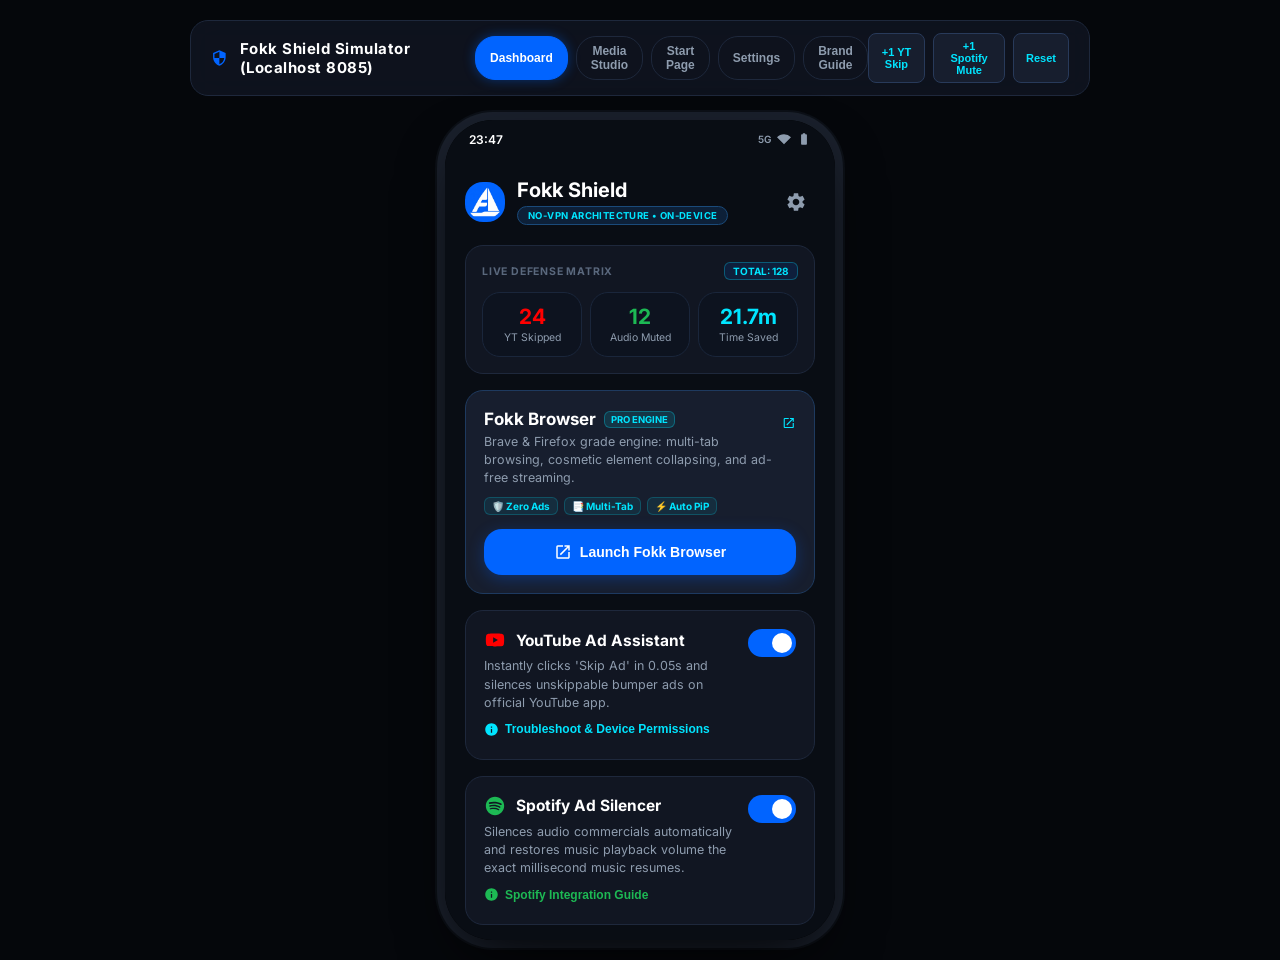
<file: ui_preview/index.html>
<!DOCTYPE html>
<html lang="en">
<head>
    <meta charset="UTF-8">
    <meta name="viewport" content="width=device-width, initial-scale=1.0">
    <title>Fokk Shield - Executive UI Preview</title>
    <link rel="preconnect" href="https://fonts.googleapis.com">
    <link rel="preconnect" href="https://fonts.gstatic.com" crossorigin>
    <link href="https://fonts.googleapis.com/css2?family=Inter:wght@400;500;600;700&display=swap" rel="stylesheet">
    <style>
        :root {
            --bg-dark: #090D14;
            --surface-dark: #111622;
            --surface-elevated: #171E2E;
            --card-border: #1E283C;
            --fokk-blue: #0164FF;
            --fokk-cyan: #00E5FF;
            --text-primary: #FFFFFF;
            --text-secondary: #8E9CAE;
            --text-tertiary: #5A687D;
            --accent-green: #00E676;
            --youtube-red: #FF0000;
            --spotify-green: #1DB954;
            --instagram-pink: #E1306C;
            --twitter-blue: #1DA1F2;
            --reddit-orange: #FF4500;
        }

        * {
            box-sizing: border-box;
            margin: 0;
            padding: 0;
            user-select: none;
            -webkit-font-smoothing: antialiased;
        }

        body {
            font-family: 'Inter', sans-serif;
            background: #05070B;
            color: var(--text-primary);
            min-height: 100vh;
            display: flex;
            flex-direction: column;
            align-items: center;
            justify-content: flex-start;
            padding: 20px;
        }

        /* Top Desktop Toolbar */
        .desktop-bar {
            width: 100%;
            max-width: 900px;
            display: flex;
            justify-content: space-between;
            align-items: center;
            background: rgba(17, 22, 34, 0.8);
            backdrop-filter: blur(12px);
            border: 1px solid var(--card-border);
            padding: 12px 20px;
            border-radius: 18px;
            margin-bottom: 24px;
        }

        .desktop-bar .title {
            display: flex;
            align-items: center;
            gap: 12px;
            font-weight: 700;
            font-size: 15px;
            letter-spacing: 0.5px;
        }

        .nav-chips {
            display: flex;
            gap: 8px;
        }

        .nav-chip {
            background: transparent;
            border: 1px solid var(--card-border);
            color: var(--text-secondary);
            padding: 7px 14px;
            border-radius: 20px;
            font-size: 12px;
            font-weight: 600;
            cursor: pointer;
            transition: all 0.2s ease;
        }

        .nav-chip:hover, .nav-chip.active {
            background: var(--fokk-blue);
            color: #fff;
            border-color: var(--fokk-blue);
            box-shadow: 0 0 12px rgba(1, 100, 255, 0.4);
        }

        /* Interactive Simulator Controls */
        .simulator-actions {
            display: flex;
            gap: 8px;
        }

        .sim-btn {
            background: #171E2E;
            border: 1px solid #283A5A;
            color: var(--fokk-cyan);
            padding: 6px 12px;
            border-radius: 8px;
            font-size: 11px;
            font-weight: 600;
            cursor: pointer;
            transition: 0.2s;
        }

        .sim-btn:hover {
            background: #202D45;
        }

        /* Phone Device Mockup */
        .device-wrapper {
            position: relative;
            width: 390px;
            height: 820px;
            background: #000;
            border-radius: 48px;
            box-shadow: 0 25px 60px -15px rgba(0, 0, 0, 0.9), 0 0 0 8px #1a202c, 0 0 0 10px #0c1017;
            overflow: hidden;
            display: flex;
            flex-direction: column;
        }

        /* Phone Status Bar */
        .status-bar {
            height: 38px;
            display: flex;
            justify-content: space-between;
            align-items: center;
            padding: 0 24px;
            font-size: 12px;
            font-weight: 600;
            color: #fff;
            background: var(--bg-dark);
            z-index: 50;
        }

        .status-icons {
            display: flex;
            gap: 6px;
            align-items: center;
            font-size: 10px;
            color: var(--text-secondary);
        }

        /* App Screen Frame */
        .screen-container {
            flex: 1;
            background: var(--bg-dark);
            overflow-y: auto;
            position: relative;
            display: flex;
            flex-direction: column;
        }

        .screen-container::-webkit-scrollbar {
            width: 4px;
        }
        .screen-container::-webkit-scrollbar-thumb {
            background: #1E283C;
            border-radius: 4px;
        }

        .screen {
            display: none;
            padding: 20px;
            flex-direction: column;
        }

        .screen.active {
            display: flex;
        }

        /* Header Bar */
        .app-header {
            display: flex;
            justify-content: space-between;
            align-items: center;
            margin-bottom: 20px;
        }

        .brand-cluster {
            display: flex;
            align-items: center;
            gap: 12px;
        }

        .brand-logo {
            width: 40px;
            height: 40px;
            border-radius: 18px;
            background: #0164FF;
            display: flex;
            align-items: center;
            justify-content: center;
            overflow: hidden;
        }

        .brand-logo img {
            width: 100%;
            height: 100%;
            object-fit: cover;
        }

        .brand-title {
            font-size: 20px;
            font-weight: 700;
            color: #fff;
            line-height: 1.2;
        }

        .status-pill {
            display: inline-flex;
            align-items: center;
            gap: 6px;
            background: #0D2038;
            border: 1px solid #1A4A7A;
            padding: 3px 10px;
            border-radius: 20px;
            margin-top: 4px;
        }

        .status-dot {
            width: 7px;
            height: 7px;
            border-radius: 50%;
            background: var(--fokk-cyan);
            box-shadow: 0 0 8px var(--fokk-cyan);
            animation: pulse 2s infinite;
        }

        @keyframes pulse {
            0%, 100% { opacity: 1; transform: scale(1); }
            50% { opacity: 0.4; transform: scale(0.85); }
        }

        .status-pill-text {
            font-size: 9.5px;
            font-weight: 700;
            color: var(--fokk-cyan);
            letter-spacing: 0.4px;
        }

        .icon-btn {
            background: transparent;
            border: none;
            color: var(--text-secondary);
            cursor: pointer;
            padding: 8px;
            border-radius: 50%;
            display: flex;
            align-items: center;
            justify-content: center;
            transition: 0.2s;
        }
        .icon-btn:hover {
            color: #fff;
            background: rgba(255,255,255,0.06);
        }

        /* Cards */
        .card {
            background: var(--surface-dark);
            border: 1px solid var(--card-border);
            border-radius: 18px;
            padding: 18px;
            margin-bottom: 16px;
            transition: border-color 0.2s;
        }
        .card.elevated {
            background: var(--surface-elevated);
            border-color: #283A5A;
        }

        .card-header-row {
            display: flex;
            justify-content: space-between;
            align-items: flex-start;
        }

        .card-title-group {
            display: flex;
            align-items: center;
            gap: 10px;
        }

        .card-title {
            font-size: 15.5px;
            font-weight: 700;
            color: #fff;
        }

        .card-desc {
            font-size: 12.5px;
            color: var(--text-secondary);
            line-height: 1.45;
            margin-top: 6px;
        }

        /* Material Switch Toggle */
        .switch {
            position: relative;
            display: inline-block;
            width: 48px;
            height: 28px;
            flex-shrink: 0;
        }
        .switch input {
            opacity: 0;
            width: 0;
            height: 0;
        }
        .slider {
            position: absolute;
            cursor: pointer;
            top: 0; left: 0; right: 0; bottom: 0;
            background-color: #263348;
            transition: .3s;
            border-radius: 34px;
        }
        .slider:before {
            position: absolute;
            content: "";
            height: 20px;
            width: 20px;
            left: 4px;
            bottom: 4px;
            background-color: #8E9CAE;
            transition: .3s;
            border-radius: 50%;
        }
        input:checked + .slider {
            background-color: var(--fokk-blue);
        }
        input:checked + .slider:before {
            transform: translateX(20px);
            background-color: #ffffff;
        }

        /* Live Matrix 3-Column Bar */
        .matrix-title {
            font-size: 10.5px;
            font-weight: 700;
            color: var(--text-tertiary);
            letter-spacing: 0.8px;
            margin-bottom: 12px;
        }
        .matrix-grid {
            display: grid;
            grid-template-columns: repeat(3, 1fr);
            gap: 8px;
        }
        .stat-chip {
            background: #0D131F;
            border: 1px solid #1A263B;
            border-radius: 18px;
            padding: 12px 6px;
            display: flex;
            flex-direction: column;
            align-items: center;
            justify-content: center;
            cursor: pointer;
            transition: 0.2s;
        }
        .stat-chip:hover {
            border-color: var(--fokk-cyan);
            background: #111928;
        }
        .stat-val {
            font-size: 21px;
            font-weight: 700;
            line-height: 1.1;
        }
        .stat-label {
            font-size: 10.5px;
            color: var(--text-secondary);
            margin-top: 3px;
        }

        /* Buttons */
        .btn-link {
            background: transparent;
            border: none;
            color: var(--fokk-cyan);
            font-size: 12px;
            font-weight: 600;
            display: inline-flex;
            align-items: center;
            gap: 6px;
            cursor: pointer;
            margin-top: 10px;
            padding: 0;
        }
        .btn-link.spotify {
            color: var(--spotify-green);
        }

        .btn-primary {
            width: 100%;
            height: 48px;
            background: var(--fokk-blue);
            color: #fff;
            border: none;
            border-radius: 18px;
            font-size: 14px;
            font-weight: 700;
            display: flex;
            align-items: center;
            justify-content: center;
            gap: 8px;
            cursor: pointer;
            margin-top: 14px;
            transition: 0.2s;
            box-shadow: 0 4px 16px rgba(1, 100, 255, 0.3);
        }
        .btn-primary:hover {
            background: #0050d4;
        }

        .btn-tonal {
            width: 100%;
            height: 46px;
            background: var(--surface-elevated);
            color: #fff;
            border: 1px solid #283A5A;
            border-radius: 18px;
            font-size: 13px;
            font-weight: 600;
            display: flex;
            align-items: center;
            justify-content: center;
            gap: 8px;
            cursor: pointer;
            margin-top: 14px;
            transition: 0.2s;
        }
        .btn-tonal:hover {
            background: #202c40;
            border-color: var(--fokk-cyan);
        }

        /* Media Studio Viewport */
        .media-studio-screen {
            display: none;
            flex-direction: column;
            height: 100%;
            position: relative;
            background: #000;
        }
        .media-studio-screen.active {
            display: flex;
        }

        .studio-top-bar {
            height: 52px;
            background: rgba(9, 13, 20, 0.95);
            backdrop-filter: blur(8px);
            border-bottom: 1px solid var(--card-border);
            display: flex;
            align-items: center;
            padding: 0 8px;
            gap: 6px;
            z-index: 20;
        }

        .search-chip-bar {
            flex: 1;
            height: 38px;
            background: #0D131F;
            border: 1px solid #1F2E47;
            border-radius: 20px;
            display: flex;
            align-items: center;
            padding: 0 10px;
            gap: 8px;
        }

        .search-chip-bar input {
            background: transparent;
            border: none;
            outline: none;
            color: #fff;
            font-size: 12.5px;
            width: 100%;
        }

        .studio-viewport {
            flex: 1;
            position: relative;
            background: #05070B;
            display: flex;
            flex-direction: column;
            overflow: hidden;
        }

        .mock-video-area {
            width: 100%;
            aspect-ratio: 16/9;
            background: linear-gradient(135deg, #101625, #0a0e18);
            position: relative;
            display: flex;
            align-items: center;
            justify-content: center;
            overflow: hidden;
            border-bottom: 1px solid #1E283C;
        }

        .mock-video-watermark {
            position: absolute;
            top: 10px;
            left: 12px;
            background: rgba(0,0,0,0.7);
            border: 1px solid #00E5FF;
            color: #00E5FF;
            font-size: 10px;
            font-weight: 700;
            padding: 3px 8px;
            border-radius: 6px;
            letter-spacing: 0.5px;
        }

        .play-ring {
            width: 54px;
            height: 54px;
            border-radius: 50%;
            background: var(--fokk-blue);
            display: flex;
            align-items: center;
            justify-content: center;
            box-shadow: 0 0 24px rgba(1, 100, 255, 0.6);
            cursor: pointer;
            transition: transform 0.2s;
        }
        .play-ring:hover {
            transform: scale(1.08);
        }

        .stream-meta {
            padding: 16px;
        }
        .stream-title {
            font-size: 15px;
            font-weight: 700;
            color: #fff;
            line-height: 1.35;
        }
        .stream-sub {
            font-size: 12px;
            color: var(--text-secondary);
            margin-top: 6px;
        }

        /* Floating Island Bottom Dock */
        .floating-island-dock {
            position: absolute;
            bottom: 16px;
            left: 16px;
            right: 16px;
            height: 54px;
            background: rgba(13, 20, 36, 0.92);
            backdrop-filter: blur(14px);
            border: 1px solid #283A5A;
            border-radius: 28px;
            box-shadow: 0 10px 30px rgba(0, 0, 0, 0.7), 0 0 20px rgba(1, 100, 255, 0.15);
            display: flex;
            align-items: center;
            justify-content: space-around;
            padding: 0 6px;
            z-index: 30;
        }

        .dock-item {
            display: flex;
            flex-direction: column;
            align-items: center;
            justify-content: center;
            gap: 3px;
            cursor: pointer;
            padding: 6px 12px;
            border-radius: 16px;
            transition: all 0.2s;
        }
        .dock-item.active {
            background: rgba(255,255,255,0.08);
        }
        .dock-item span {
            font-size: 10px;
            font-weight: 700;
            color: #fff;
        }

        /* Modern Browser Bottom Toolbar (Firefox/Brave Style) */
        .studio-bottom-nav {
            height: 48px;
            background: #0C101A;
            border-top: 1px solid #1D2636;
            display: flex;
            justify-content: space-around;
            align-items: center;
            padding: 0 8px;
            z-index: 50;
        }

        /* Modals */
        .modal-overlay {
            display: none;
            position: absolute;
            top: 0; left: 0; right: 0; bottom: 0;
            background: rgba(0, 0, 0, 0.75);
            backdrop-filter: blur(6px);
            z-index: 100;
            align-items: center;
            justify-content: center;
            padding: 24px;
        }
        .modal-overlay.active {
            display: flex;
        }

        .modal-card {
            width: 100%;
            background: #111622;
            border: 1px solid #283A5A;
            border-radius: 22px;
            padding: 22px;
            box-shadow: 0 20px 40px rgba(0,0,0,0.9);
        }
        .modal-title {
            font-size: 17px;
            font-weight: 700;
            color: #fff;
            margin-bottom: 12px;
        }
        .modal-body {
            font-size: 13px;
            color: var(--text-secondary);
            line-height: 1.5;
            white-space: pre-line;
            max-height: 320px;
            overflow-y: auto;
        }
        .modal-actions {
            display: flex;
            justify-content: flex-end;
            gap: 10px;
            margin-top: 18px;
        }
        .modal-btn {
            background: transparent;
            border: none;
            color: var(--fokk-cyan);
            font-size: 13px;
            font-weight: 700;
            padding: 6px 12px;
            cursor: pointer;
            border-radius: 8px;
        }
        .modal-btn.primary {
            background: var(--fokk-blue);
            color: #fff;
        }

        /* Toast notifications */
        .toast {
            position: absolute;
            bottom: 30px;
            left: 50%;
            transform: translateX(-50%);
            background: #172133;
            border: 1px solid var(--fokk-cyan);
            color: #fff;
            padding: 10px 18px;
            border-radius: 20px;
            font-size: 12px;
            font-weight: 600;
            z-index: 200;
            box-shadow: 0 6px 20px rgba(0,0,0,0.8);
            opacity: 0;
            pointer-events: none;
            transition: opacity 0.3s ease;
        }
        .toast.show {
            opacity: 1;
        }
    </style>
</head>
<body>

    <!-- Desktop Testbar -->
    <div class="desktop-bar">
        <div class="title">
            <svg width="22" height="22" viewBox="0 0 24 24" fill="#0164FF"><path d="M12 1L3 5v6c0 5.55 3.84 10.74 9 12 5.16-1.26 9-6.45 9-12V5L12 1zm0 10.99h7c-.53 4.12-3.28 7.79-7 8.94V12H5V6.3l7-3.11v8.8z"/></svg>
            <span>Fokk Shield Simulator (Localhost 8085)</span>
        </div>
        <div class="nav-chips">
            <button class="nav-chip active" onclick="switchScreen('dashboard')">Dashboard</button>
            <button class="nav-chip" onclick="switchScreen('studio')">Media Studio</button>
            <button class="nav-chip" onclick="switchScreen('startpage')">Start Page</button>
            <button class="nav-chip" onclick="switchScreen('settings')">Settings</button>
            <button class="nav-chip" onclick="switchScreen('brand')">Brand Guide</button>
        </div>
        <div class="simulator-actions">
            <button class="sim-btn" onclick="simulateSkipYt()">+1 YT Skip</button>
            <button class="sim-btn" onclick="simulateMuteSpotify()">+1 Spotify Mute</button>
            <button class="sim-btn" onclick="resetSimStats()">Reset</button>
        </div>
    </div>

    <!-- Realistic Smartphone Viewport -->
    <div class="device-wrapper">

        <!-- Status Bar -->
        <div class="status-bar">
            <span>23:47</span>
            <div class="status-icons">
                <span>5G</span>
                <svg width="14" height="14" viewBox="0 0 24 24" fill="currentColor"><path d="M12 4C7.31 4 3.07 5.9 0 8.98L12 21 24 8.98A16.88 16.88 0 0 0 12 4z"/></svg>
                <svg width="14" height="14" viewBox="0 0 24 24" fill="currentColor"><path d="M15.67 4H14V2h-4v2H8.33C7.6 4 7 4.6 7 5.33v15.33C7 21.4 7.6 22 8.33 22h7.33c.74 0 1.34-.6 1.34-1.33V5.33C17 4.6 16.4 4 15.67 4z"/></svg>
            </div>
        </div>

        <!-- Scrollable Screen Content -->
        <div class="screen-container">

            <!-- SCREEN 1: MAIN DASHBOARD -->
            <div id="screen-dashboard" class="screen active">

                <!-- Header Bar -->
                <div class="app-header">
                    <div class="brand-cluster">
                        <div class="brand-logo">
                            <img src="logo.png" alt="Logo" onerror="this.onerror=null; this.src='data:image/svg+xml;utf8,<svg xmlns=\'http://www.w3.org/2000/svg\' viewBox=\'0 0 24 24\' fill=\'white\'><path d=\'M12 2L4 19h16z\'/></svg>'">
                        </div>
                        <div>
                            <div class="brand-title">Fokk Shield</div>
                            <div class="status-pill">
                                <span class="status-pill-text">NO-VPN ARCHITECTURE • ON-DEVICE</span>
                            </div>
                        </div>
                    </div>
                    <button class="icon-btn" onclick="switchScreen('settings')">
                        <svg width="22" height="22" viewBox="0 0 24 24" fill="currentColor"><path d="M19.14 12.94c.04-.3.06-.61.06-.94 0-.32-.02-.64-.07-.94l2.03-1.58c.18-.14.23-.41.12-.61l-1.92-3.32c-.12-.22-.37-.29-.59-.22l-2.39.96c-.5-.38-1.03-.7-1.62-.94l-.36-2.54c-.04-.24-.24-.41-.48-.41h-3.84c-.24 0-.43.17-.47.41l-.36 2.54c-.59.24-1.13.57-1.62.94l-2.39-.96c-.22-.08-.47 0-.59.22L2.74 8.87c-.12.21-.08.47.12.61l2.03 1.58c-.05.3-.09.63-.09.94s.02.64.07.94l-2.03 1.58c-.18.14-.23.41-.12.61l1.92 3.32c.12.22.37.29.59.22l2.39-.96c.5.38 1.03.7 1.62.94l.36 2.54c.05.24.24.41.48.41h3.84c.24 0 .44-.17.47-.41l.36-2.54c.59-.24 1.13-.56 1.62-.94l2.39.96c.22.08.47 0 .59-.22l1.92-3.32c.12-.22.07-.47-.12-.61l-2.01-1.58zM12 15.6c-1.98 0-3.6-1.62-3.6-3.6s1.62-3.6 3.6-3.6 3.6 1.62 3.6 3.6-1.62 3.6-3.6 3.6z"/></svg>
                    </button>
                </div>

                <!-- Live Impact Matrix -->
                <div class="card" style="padding: 16px;">
                    <div style="display: flex; justify-content: space-between; align-items: center; margin-bottom: 12px;">
                        <div class="matrix-title" style="margin-bottom: 0;">LIVE DEFENSE MATRIX</div>
                        <div style="background: rgba(1, 100, 255, 0.12); border: 1px solid rgba(0, 229, 255, 0.3); border-radius: 6px; padding: 2px 8px; font-size: 10px; font-weight: 700; color: var(--fokk-cyan);">
                            TOTAL: <span id="stat-total">128</span>
                        </div>
                    </div>
                    <div class="matrix-grid">
                        <div class="stat-chip" onclick="simulateSkipYt()">
                            <div class="stat-val" id="stat-yt" style="color: var(--youtube-red);">24</div>
                            <div class="stat-label">YT Skipped</div>
                        </div>
                        <div class="stat-chip" onclick="simulateMuteSpotify()">
                            <div class="stat-val" id="stat-spotify" style="color: var(--spotify-green);">12</div>
                            <div class="stat-label">Audio Muted</div>
                        </div>
                        <div class="stat-chip">
                            <div class="stat-val" id="stat-time" style="color: var(--fokk-cyan);">14.0m</div>
                            <div class="stat-label">Time Saved</div>
                        </div>
                    </div>
                </div>

                <!-- Primary Hero: Fokk Browser & Media Engine (Brave & Firefox Grade) -->
                <div class="card elevated" style="border: 1.5px solid #1E3A5F; margin-bottom: 16px;">
                    <div style="display: flex; justify-content: space-between; align-items: flex-start;">
                        <div>
                            <div style="display: flex; align-items: center; gap: 8px;">
                                <span class="card-title" style="font-size: 17px; margin-bottom: 0;">Fokk Browser</span>
                                <span style="background: rgba(0, 229, 255, 0.12); border: 1px solid rgba(0, 229, 255, 0.3); border-radius: 6px; padding: 2px 6px; font-size: 9.5px; font-weight: 700; color: var(--fokk-cyan);">PRO ENGINE</span>
                            </div>
                            <div class="card-desc" style="margin-top: 4px;">Brave &amp; Firefox grade engine: multi-tab browsing, cosmetic element collapsing, and ad-free streaming.</div>
                        </div>
                        <svg width="28" height="28" viewBox="0 0 24 24" fill="var(--fokk-cyan)"><path d="M19 19H5V5h7V3H5a2 2 0 0 0-2 2v14a2 2 0 0 0 2 2h14c1.1 0 2-.9 2-2v-7h-2v7zM14 3v2h3.59l-9.83 9.83 1.41 1.41L19 6.41V10h2V3h-7z"/></svg>
                    </div>

                    <div style="display: flex; gap: 6px; margin-top: 10px; margin-bottom: 12px;">
                        <span style="background: rgba(0,229,255,0.08); border: 1px solid rgba(0,229,255,0.2); border-radius: 6px; padding: 2px 7px; font-size: 10px; font-weight: 700; color: var(--fokk-cyan);">🛡️ Zero Ads</span>
                        <span style="background: rgba(0,229,255,0.08); border: 1px solid rgba(0,229,255,0.2); border-radius: 6px; padding: 2px 7px; font-size: 10px; font-weight: 700; color: var(--fokk-cyan);">📑 Multi-Tab</span>
                        <span style="background: rgba(0,229,255,0.08); border: 1px solid rgba(0,229,255,0.2); border-radius: 6px; padding: 2px 7px; font-size: 10px; font-weight: 700; color: var(--fokk-cyan);">⚡ Auto PiP</span>
                    </div>

                    <button class="btn-primary" onclick="switchScreen('studio')" style="height: 46px;">
                        <svg width="18" height="18" viewBox="0 0 24 24" fill="currentColor"><path d="M19 19H5V5h7V3H5a2 2 0 0 0-2 2v14a2 2 0 0 0 2 2h14c1.1 0 2-.9 2-2v-7h-2v7zM14 3v2h3.59l-9.83 9.83 1.41 1.41L19 6.41V10h2V3h-7z"/></svg>
                        Launch Fokk Browser
                    </button>
                </div>

                <!-- Feature 1: YouTube Ad Assistant -->
                <div class="card">
                    <div class="card-header-row">
                        <div style="flex: 1; padding-right: 12px;">
                            <div class="card-title-group">
                                <svg width="22" height="22" viewBox="0 0 24 24" fill="#FF0000"><path d="M21.58 7.19c-.23-.86-.91-1.54-1.77-1.77C18.25 5 12 5 12 5s-6.25 0-7.81.42c-.86.23-1.54.91-1.77 1.77C2 8.75 2 12 2 12s0 3.25.42 4.81c.23.86.91 1.54 1.77 1.77C5.75 19 12 19 12 19s6.25 0 7.81-.42c.86-.23 1.54-.91 1.77-1.77C22 15.25 22 12 22 12s0-3.25-.42-4.81zM10 15V9l5.2 3-5.2 3z"/></svg>
                                <span class="card-title">YouTube Ad Assistant</span>
                            </div>
                            <div class="card-desc">Instantly clicks 'Skip Ad' in 0.05s and silences unskippable bumper ads on official YouTube app.</div>
                        </div>
                        <label class="switch">
                            <input type="checkbox" checked onchange="showToast(this.checked ? 'YouTube Ad Assistant Active' : 'YouTube Ad Assistant Paused')">
                            <span class="slider"></span>
                        </label>
                    </div>
                    <button class="btn-link" onclick="openModal('ytHelp')">
                        <svg width="15" height="15" viewBox="0 0 24 24" fill="currentColor"><path d="M12 2C6.48 2 2 6.48 2 12s4.48 10 10 10 10-4.48 10-10S17.52 2 12 2zm1 15h-2v-6h2v6zm0-8h-2V7h2v2z"/></svg>
                        Troubleshoot &amp; Device Permissions
                    </button>
                </div>

                <!-- Feature 2: Spotify Ad Silencer -->
                <div class="card">
                    <div class="card-header-row">
                        <div style="flex: 1; padding-right: 12px;">
                            <div class="card-title-group">
                                <svg width="22" height="22" viewBox="0 0 24 24" fill="#1DB954"><path d="M12 2C6.48 2 2 6.48 2 12s4.48 10 10 10 10-4.48 10-10S17.52 2 12 2zm4.59 14.42c-.18.29-.56.38-.85.2-2.33-1.42-5.26-1.74-8.72-.95-.33.08-.66-.13-.74-.46s.13-.66.46-.74c3.78-.86 7.03-.5 9.65 1.1.29.18.38.56.2.85zm1.22-2.72c-.23.37-.71.49-1.08.26-2.67-1.64-6.74-2.11-9.9-1.15-.42.13-.86-.11-.99-.53-.13-.42.11-.86.53-.99 3.61-1.1 8.09-.57 11.18 1.33.37.23.49.71.26 1.08zm.13-2.83c-3.2-1.9-8.49-2.08-11.55-1.15-.49.15-1.01-.13-1.16-.62-.15-.49.13-1.01.62-1.16 3.51-1.07 9.35-.86 13.03 1.33.44.26.59.83.33 1.27-.26.44-.83.59-1.27.33z"/></svg>
                                <span class="card-title">Spotify Ad Silencer</span>
                            </div>
                            <div class="card-desc">Silences audio commercials automatically and restores music playback volume the exact millisecond music resumes.</div>
                        </div>
                        <label class="switch">
                            <input type="checkbox" checked onchange="showToast(this.checked ? 'Spotify Ad Silencer Active' : 'Spotify Ad Silencer Paused')">
                            <span class="slider"></span>
                        </label>
                    </div>
                    <button class="btn-link spotify" onclick="openModal('spotifyGuide')">
                        <svg width="15" height="15" viewBox="0 0 24 24" fill="currentColor"><path d="M12 2C6.48 2 2 6.48 2 12s4.48 10 10 10 10-4.48 10-10S17.52 2 12 2zm1 15h-2v-6h2v6zm0-8h-2V7h2v2z"/></svg>
                        Spotify Integration Guide
                    </button>
                </div>

                <!-- Feature 4: System Ad Blocker (Private DNS) -->
                <div class="card">
                    <div class="card-title-group">
                        <svg width="22" height="22" viewBox="0 0 24 24" fill="#00E5FF"><path d="M12 2C6.48 2 2 6.48 2 12s4.48 10 10 10 10-4.48 10-10S17.52 2 12 2zm-1 17.93c-3.95-.49-7-3.85-7-7.93 0-.62.08-1.21.21-1.79L9 15v1c0 1.1.9 2 2 2v1.93zm6.9-2.54c-.26-.81-1-1.39-1.9-1.39h-1v-3c0-.55-.45-1-1-1H8v-2h2c.55 0 1-.45 1-1V7h2c1.1 0 2-.9 2-2v-.41c2.93 1.19 5 4.06 5 7.41 0 2.08-.8 3.97-2.1 5.39z"/></svg>
                        <span class="card-title">System Ad Blocker (Native DNS)</span>
                    </div>
                    <div class="card-desc">Blocks banners, trackers, and popup ads across Chrome and games via Android's native Private DNS. Zero VPN tunnel, UPI &amp; banking safe.</div>
                    <button class="btn-tonal" onclick="openModal('dnsSetup')">
                        <svg width="18" height="18" viewBox="0 0 24 24" fill="#00E5FF"><path d="M12 1L3 5v6c0 5.55 3.84 10.74 9 12 5.16-1.26 9-6.45 9-12V5L12 1zm-2 16l-4-4 1.41-1.41L10 14.17l6.59-6.59L18 9l-8 8z"/></svg>
                        Configure Private DNS (1-Tap)
                    </button>
                </div>

                <!-- Feature 5: Brand Battery Protection -->
                <div class="card" onclick="switchScreen('brand')" style="cursor: pointer;">
                    <div style="display: flex; align-items: center; justify-content: space-between;">
                        <div style="display: flex; align-items: center; gap: 12px;">
                            <svg width="24" height="24" viewBox="0 0 24 24" fill="#00E676"><path d="M15.67 4H14V2h-4v2H8.33C7.6 4 7 4.6 7 5.33v15.33C7 21.4 7.6 22 8.33 22h7.33c.74 0 1.34-.6 1.34-1.33V5.33C17 4.6 16.4 4 15.67 4z"/></svg>
                            <div>
                                <div class="card-title" style="font-size: 14.5px;">OnePlus Background Protection</div>
                                <div class="card-desc" style="margin-top: 2px;">Prevent system background kills</div>
                            </div>
                        </div>
                        <svg width="20" height="20" viewBox="0 0 24 24" fill="var(--text-secondary)"><path d="M8.59 16.59L13.17 12 8.59 7.41 10 6l6 6-6 6-1.41-1.41z"/></svg>
                    </div>
                </div>

                <!-- Community Fundraising Card -->
                <div class="card" style="border-color: #1E3048;">
                    <div class="card-title-group">
                        <svg width="20" height="20" viewBox="0 0 24 24" fill="#00E5FF"><path d="M12 21.35l-1.45-1.32C5.4 15.36 2 12.28 2 8.5 2 5.42 4.42 3 7.5 3c1.74 0 3.41.81 4.5 2.09C13.09 3.81 14.76 3 16.5 3 19.58 3 22 5.42 22 8.5c0 3.78-3.4 6.86-8.55 11.54L12 21.35z"/></svg>
                        <span class="card-title" style="font-size: 14.5px;">Community Development</span>
                    </div>
                    <div class="card-desc">Fokk Shield is 100% free with zero ads and zero subscription fees. Back the ongoing independent engineering.</div>
                    <button class="btn-tonal" onclick="openModal('fundraising')">
                        Fundraising &amp; Contribution Details
                    </button>
                </div>

                <!-- Footer Transparency Links -->
                <div style="display: flex; justify-content: center; align-items: center; gap: 14px; margin-top: 10px; margin-bottom: 24px;">
                    <span style="font-size: 12px; color: var(--text-secondary); cursor: pointer;" onclick="openModal('privacy')">Privacy</span>
                    <span style="color: var(--text-tertiary);">•</span>
                    <span style="font-size: 12px; color: var(--text-secondary); cursor: pointer;" onclick="openModal('disclaimer')">Disclaimer</span>
                    <span style="color: var(--text-tertiary);">•</span>
                    <span style="font-size: 12px; color: var(--text-secondary); cursor: pointer;" onclick="openModal('support')">Support</span>
                </div>

                <div style="text-align: center; font-size: 11px; color: var(--text-tertiary); margin-bottom: 10px;">
                    Fokk Shield v1.1.0 • 100% No-VPN Architecture
                </div>

            </div>

            <!-- SCREEN 2: MEDIA STUDIO (FOKK BROWSER) -->
            <div id="screen-studio" class="media-studio-screen">
                <!-- Firefox/Brave Style Slim Browser Omnibar Top Bar -->
                <div class="studio-top-bar">
                    <button class="icon-btn" onclick="switchScreen('dashboard')">
                        <svg width="20" height="20" viewBox="0 0 24 24" fill="currentColor"><path d="M20 11H7.83l5.59-5.59L12 4l-8 8 8 8 1.41-1.41L7.83 13H20v-2z"/></svg>
                    </button>
                    <button class="icon-btn" onclick="showToast('Forward')">
                        <svg width="20" height="20" viewBox="0 0 24 24" fill="currentColor"><path d="M12 4l-1.41 1.41L16.17 11H4v2h12.17l-5.58 5.59L12 20l8-8z"/></svg>
                    </button>
                    <div class="search-chip-bar" style="height: 32px; border-radius: 16px;">
                        <svg width="13" height="13" viewBox="0 0 24 24" fill="var(--fokk-cyan)"><path d="M18 8h-1V6c0-2.76-2.24-5-5-5S7 3.24 7 6v2H6c-1.1 0-2 .9-2 2v10c0 1.1.9 2 2 2h12c1.1 0 2-.9 2-2V10c0-1.1-.9-2-2-2zm-6 9c-1.1 0-2-.9-2-2s.9-2 2-2 2 .9 2 2-.9 2-2 2zm3.1-9H8.9V6c0-1.71 1.39-3.1 3.1-3.1 1.71 0 3.1 1.39 3.1 3.1v2z"/></svg>
                        <input id="media-url-input" type="text" value="https://m.youtube.com" style="font-size: 11.5px;">
                        <div style="background: rgba(0,229,255,0.15); border: 1px solid rgba(0,229,255,0.3); border-radius: 10px; padding: 2px 6px; font-size: 9.5px; font-weight: 700; color: var(--fokk-cyan); display: flex; align-items: center; gap: 3px; margin-right: 4px;">
                            <svg width="9" height="9" viewBox="0 0 24 24" fill="var(--fokk-cyan)"><path d="M12 1L3 5v6c0 5.55 3.84 10.74 9 12 5.16-1.26 9-6.45 9-12V5l-9-4zm-2 16l-4-4 1.41-1.41L10 14.17l6.59-6.59L18 9l-8 8z"/></svg>
                            <span id="page-blocked-count">6</span>
                        </div>
                        <button style="background:none; border:none; cursor:pointer;" onclick="showToast('Navigating stream...')">
                            <svg width="15" height="15" viewBox="0 0 24 24" fill="var(--fokk-cyan)"><path d="M19 19H5V5h7V3H5a2 2 0 0 0-2 2v14a2 2 0 0 0 2 2h14c1.1 0 2-.9 2-2v-7h-2v7zM14 3v2h3.59l-9.83 9.83 1.41 1.41L19 6.41V10h2V3h-7z"/></svg>
                        </button>
                    </div>
                    <button class="icon-btn" onclick="showToast('Encrypted SSL Connection Active')">
                        <svg width="18" height="18" viewBox="0 0 24 24" fill="var(--text-secondary)"><path d="M17.65 6.35C16.2 4.9 14.21 4 12 4c-4.42 0-7.99 3.58-7.99 8s3.57 8 7.99 8c3.73 0 6.84-2.55 7.73-6h-2.08c-.82 2.33-3.04 4-5.65 4-3.31 0-6-2.69-6-6s2.69-6 6-6c1.66 0 3.14.69 4.22 1.78L13 11h7V4l-2.35 2.35z"/></svg>
                    </button>
                    <button class="icon-btn" onclick="showToast('Picture-in-Picture active')">
                        <svg width="20" height="20" viewBox="0 0 24 24" fill="var(--fokk-cyan)"><path d="M19 11h-8v6h8v-6zm4 8V4.98C23 3.88 22.1 3 21 3H3c-1.1 0-2 .88-2 1.98V19c0 1.1.9 2 2 2h18c1.1 0 2-.9 2-2zm-2 .02H3V4.97h18v14.05z"/></svg>
                    </button>
                </div>

                <!-- Studio Stream Viewport -->
                <div class="studio-viewport" style="position: relative; flex: 1;">
                    <div class="mock-video-area">
                        <div class="mock-video-watermark">AD-FREE STREAM ACTIVE</div>
                        <div class="play-ring" onclick="showToast('Playing stream ad-free...')">
                            <svg width="24" height="24" viewBox="0 0 24 24" fill="#fff"><path d="M8 5v14l11-7z"/></svg>
                        </div>
                    </div>
                    <div class="stream-meta">
                        <div class="stream-title">Official Stream Player (Zero Mid-roll &amp; Pre-roll Ads)</div>
                        <div class="stream-sub">Direct hardware accelerated viewport • uBlock engine active</div>

                        <!-- Quick Platform Launch Chips -->
                        <div style="display: flex; gap: 8px; margin-top: 14px;">
                            <div class="dock-item active" style="flex: 1; background: #131B2B; border: 1px solid #24344D;" onclick="switchDockPlatform('YouTube', 'https://m.youtube.com', this)">
                                <span>YouTube</span>
                            </div>
                            <div class="dock-item" style="flex: 1; background: #131B2B; border: 1px solid #24344D;" onclick="switchDockPlatform('Instagram', 'https://www.instagram.com', this)">
                                <span>Instagram</span>
                            </div>
                            <div class="dock-item" style="flex: 1; background: #131B2B; border: 1px solid #24344D;" onclick="switchDockPlatform('Twitter / X', 'https://x.com', this)">
                                <span>X / Twitter</span>
                            </div>
                            <div class="dock-item" style="flex: 1; background: #131B2B; border: 1px solid #24344D;" onclick="switchDockPlatform('Reddit', 'https://www.reddit.com', this)">
                                <span>Reddit</span>
                            </div>
                        </div>
                    </div>
                </div>

                <!-- Modern Browser Bottom Navigation Toolbar (Firefox/Brave Style) -->
                <div class="studio-bottom-nav">
                    <button class="icon-btn" onclick="showToast('Navigated Back')">
                        <svg width="20" height="20" viewBox="0 0 24 24" fill="currentColor"><path d="M20 11H7.83l5.59-5.59L12 4l-8 8 8 8 1.41-1.41L7.83 13H20v-2z"/></svg>
                    </button>
                    <button class="icon-btn" onclick="showToast('Navigated Forward')">
                        <svg width="20" height="20" viewBox="0 0 24 24" fill="currentColor"><path d="M12 4l-1.41 1.41L16.17 11H4v2h12.17l-5.58 5.59L12 20l8-8z"/></svg>
                    </button>
                    <button class="icon-btn" onclick="switchScreen('startpage')">
                        <svg width="20" height="20" viewBox="0 0 24 24" fill="var(--fokk-cyan)"><path d="M10 20v-6h4v6h5v-8h3L12 3 2 12h3v8z"/></svg>
                    </button>
                    <button class="icon-btn" onclick="openModal('tabSwitcher')">
                        <div style="border: 1.8px solid var(--fokk-cyan); border-radius: 5px; width: 22px; height: 22px; display: flex; align-items: center; justify-content: center; font-size: 11px; font-weight: 700; color: var(--fokk-cyan); background: rgba(0,229,255,0.1);">
                            <span id="preview-tab-count">1</span>
                        </div>
                    </button>
                    <button class="icon-btn" onclick="openModal('browserMenu')">
                        <svg width="20" height="20" viewBox="0 0 24 24" fill="currentColor"><path d="M12 8c1.1 0 2-.9 2-2s-.9-2-2-2-2 .9-2 2 .9 2 2 2zm0 2c-1.1 0-2 .9-2 2s.9 2 2 2 2-.9 2-2-.9-2-2-2zm0 6c-1.1 0-2 .9-2 2s.9 2 2 2 2-.9 2-2-.9-2-2-2z"/></svg>
                    </button>
                </div>
            </div>

            <!-- SCREEN 3: SETTINGS -->
            <div id="screen-settings" class="screen">
                <div class="app-header">
                    <div style="display: flex; align-items: center; gap: 10px;">
                        <button class="icon-btn" onclick="switchScreen('dashboard')">
                            <svg width="20" height="20" viewBox="0 0 24 24" fill="currentColor"><path d="M20 11H7.83l5.59-5.59L12 4l-8 8 8 8 1.41-1.41L7.83 13H20v-2z"/></svg>
                        </button>
                        <span class="card-title" style="font-size: 18px;">Settings &amp; Filters</span>
                    </div>
                </div>

                <div class="card">
                    <div class="card-title">Upstream DNS Server</div>
                    <div class="card-desc" style="margin-bottom: 12px;">Used to securely resolve non-ad domain queries</div>
                    <select style="width: 100%; height: 42px; background: #0D131F; border: 1px solid #1E283C; border-radius: 8px; color: #fff; padding: 0 10px; outline: none;">
                        <option>Cloudflare (1.1.1.1) - Ultra Fast &amp; Privacy First</option>
                        <option>Quad9 (9.9.9.9) - Malware Blocking</option>
                        <option>Control D (p2.freedns.controld.com)</option>
                    </select>
                </div>

                <div class="card">
                    <div class="card-header-row">
                        <div>
                            <div class="card-title">Auto-Mute Unskippable Ads</div>
                            <div class="card-desc">Silences audio during 6-second bumper ads on YouTube</div>
                        </div>
                        <label class="switch">
                            <input type="checkbox" checked onchange="showToast('Auto-Mute setting updated')">
                            <span class="slider"></span>
                        </label>
                    </div>
                </div>

                <div class="card">
                    <div class="card-title">Native Private DNS Guide</div>
                    <div class="card-desc">Zero background battery consumption system ad blocker via Android Settings.</div>
                    <button class="btn-tonal" onclick="copyDns()">
                        Copy p2.freedns.controld.com
                    </button>
                </div>
            </div>

            <!-- SCREEN 5: START PAGE (FOKK START) -->
            <div id="screen-startpage" class="screen" style="padding:0; height:100%; display:none; flex-direction:column; overflow:hidden;">
                <iframe src="fokk_start.html" style="width:100%; height:100%; border:none; background:#090D14;"></iframe>
            </div>

            <!-- SCREEN 4: BRAND GUIDE -->
            <div id="screen-brand" class="screen">
                <div class="app-header">
                    <div style="display: flex; align-items: center; gap: 10px;">
                        <button class="icon-btn" onclick="switchScreen('dashboard')">
                            <svg width="20" height="20" viewBox="0 0 24 24" fill="currentColor"><path d="M20 11H7.83l5.59-5.59L12 4l-8 8 8 8 1.41-1.41L7.83 13H20v-2z"/></svg>
                        </button>
                        <span class="card-title" style="font-size: 18px;">Brand Whitelist Guide</span>
                    </div>
                </div>

                <div class="card">
                    <div class="card-title">Detected Device: OnePlus</div>
                    <div class="card-desc">OxygenOS / Android 14</div>
                    <div style="margin-top: 10px; display: inline-block; background: #00E676; color: #000; font-size: 10px; font-weight: 700; padding: 3px 8px; border-radius: 4px;">
                        PROTECTED
                    </div>
                </div>

                <div class="card">
                    <div class="card-title">Recommended Steps</div>
                    <div class="card-desc" style="margin-top: 10px; line-height: 1.6;">
                        1. Open Settings → Battery → Battery Optimization.<br>
                        2. Select Fokk Shield and choose 'Don't optimize'.<br>
                        3. In Recent Apps, tap the 3 dots on Fokk Shield and select 'Lock'.
                    </div>
                </div>
            </div>

        </div>

        <!-- Android Modal Dialog Component -->
        <div id="modalOverlay" class="modal-overlay" onclick="closeModalOnBg(event)">
            <div class="modal-card">
                <div class="modal-title" id="modalTitle">Dialog Title</div>
                <div class="modal-body" id="modalBody">Dialog body text goes here...</div>
                <div class="modal-actions" id="modalActions">
                    <button class="modal-btn primary" onclick="closeModal()">OK</button>
                </div>
            </div>
        </div>

        <!-- In-app Toast message -->
        <div id="toast" class="toast">Action performed</div>

    </div>

    <script>
        let ytSkipped = 24;
        let spotifyMuted = 12;
        let webBlocked = 92;

        function updateMatrix() {
            document.getElementById('stat-yt').innerText = ytSkipped;
            document.getElementById('stat-spotify').innerText = spotifyMuted;
            const totalBlocked = ytSkipped + spotifyMuted + webBlocked;
            document.getElementById('stat-total').innerText = totalBlocked;
            const totalSec = (ytSkipped * 20) + (spotifyMuted * 30) + (webBlocked * 5);
            const mins = (totalSec / 60).toFixed(1);
            document.getElementById('stat-time').innerText = mins + 'm';
        }

        function simulateSkipYt() {
            ytSkipped++;
            updateMatrix();
            showToast('YouTube ad skipped in 0.05s!');
        }

        function simulateMuteSpotify() {
            spotifyMuted++;
            updateMatrix();
            showToast('Spotify ad audio silenced!');
        }

        function resetSimStats() {
            ytSkipped = 0;
            spotifyMuted = 0;
            updateMatrix();
            showToast('Stats reset to 0');
        }

        function switchScreen(screenId) {
            document.querySelectorAll('.screen').forEach(s => s.classList.remove('active'));
            document.querySelectorAll('.media-studio-screen').forEach(s => s.classList.remove('active'));
            document.querySelectorAll('.nav-chip').forEach(c => c.classList.remove('active'));

            document.getElementById('screen-startpage').style.display = 'none';
            if (screenId === 'dashboard') {
                document.getElementById('screen-dashboard').classList.add('active');
                document.querySelectorAll('.nav-chip')[0].classList.add('active');
            } else if (screenId === 'studio') {
                document.getElementById('screen-studio').classList.add('active');
                document.querySelectorAll('.nav-chip')[1].classList.add('active');
            } else if (screenId === 'startpage') {
                document.getElementById('screen-startpage').classList.add('active');
                document.getElementById('screen-startpage').style.display = 'flex';
                document.querySelectorAll('.nav-chip')[2].classList.add('active');
            } else if (screenId === 'settings') {
                document.getElementById('screen-settings').classList.add('active');
                document.querySelectorAll('.nav-chip')[3].classList.add('active');
            } else if (screenId === 'brand') {
                document.getElementById('screen-brand').classList.add('active');
                document.querySelectorAll('.nav-chip')[4].classList.add('active');
            }
        }

        function toggleDock() {
            const dock = document.getElementById('preview-floating-dock');
            const toggle = document.getElementById('preview-studio-toggle');
            if (dock.style.display === 'none') {
                dock.style.display = 'flex';
                toggle.style.display = 'none';
            } else {
                collapseDockPreview();
            }
        }

        function collapseDockPreview() {
            document.getElementById('preview-floating-dock').style.display = 'none';
            document.getElementById('preview-studio-toggle').style.display = 'flex';
        }

        function switchDockPlatform(name, url, element) {
            document.querySelectorAll('.dock-item').forEach(d => d.classList.remove('active'));
            element.classList.add('active');
            document.getElementById('media-url-input').value = url;
            collapseDockPreview();
            showToast('Loaded ' + name + ' Ad-Free');
        }

        function copyDns() {
            navigator.clipboard.writeText('p2.freedns.controld.com');
            showToast('Copied p2.freedns.controld.com!');
        }

        function showToast(msg) {
            const toast = document.getElementById('toast');
            toast.innerText = msg;
            toast.classList.add('show');
            setTimeout(() => {
                toast.classList.remove('show');
            }, 2000);
        }

        const modalData = {
            ytHelp: {
                title: "Unlock Restricted Settings",
                body: "Android 13, 14, and 15 lock accessibility permissions for sideloaded APKs by default.\n\nTo unlock:\n1. Tap 'Open App Info' below.\n2. Tap the menu (three dots) in top-right corner.\n3. Tap 'Allow restricted settings'.\n4. Confirm with PIN/Fingerprint, then return to activate the assistant.",
                actions: `<button class="modal-btn" onclick="closeModal()">Close</button><button class="modal-btn primary" onclick="showToast('Opening App Info...'); closeModal();">Open App Info</button>`
            },
            spotifyGuide: {
                title: "Spotify Ad Silencer Setup",
                body: "To enable Fokk Shield to detect and silence Spotify ads without VPN:\n\n1. Open official Spotify app.\n2. Tap Settings (gear icon in top-right).\n3. Scroll down and turn ON 'Device Broadcast Status'.\n\nFokk Shield automatically drops media volume to zero during ads and restores volume the exact millisecond music resumes.",
                actions: `<button class="modal-btn" onclick="closeModal()">Done</button><button class="modal-btn primary" onclick="showToast('Opening Spotify...'); closeModal();">Open Spotify</button>`
            },
            dnsSetup: {
                title: "Copied DNS Hostname",
                body: "Control D address copied to clipboard!\n\nSetup instructions:\n1. Open your phone's Network & Internet Settings.\n2. Tap 'Private DNS' (or Specified DNS).\n3. Select 'Private DNS provider hostname'.\n4. Paste 'p2.freedns.controld.com' and tap Save.\n\nBlocks popup banners in Chrome, apps, and games system-wide with zero battery drain and zero VPN.",
                actions: `<button class="modal-btn" onclick="closeModal()">Close</button><button class="modal-btn primary" onclick="copyDns(); closeModal();">Copy &amp; Open Settings</button>`
            },
            fundraising: {
                title: "Community Development",
                body: "Fokk Shield is committed to remaining 100% free with zero paywalls and zero data monetization.\n\n• Organization & Supporter Channels: Official donation accounts and contribution methods will be published here in an upcoming release.\n\nThank you for supporting open, independent digital privacy tools!",
                actions: `<button class="modal-btn primary" onclick="closeModal()">Got It</button>`
            },
            privacy: {
                title: "Privacy & Security Architecture",
                body: "Fokk Shield is built with a 100% on-device architecture:\n\n• Zero Telemetry: No browsing data, traffic, or analytics leave your device.\n• No Remote Servers: All blocking logic and skip execution happen locally in real-time.\n• No VPN Tunnel: Does not inspect or intercept sensitive banking/UPI transactions.\n• Minimal Permissions: Accessibility is strictly used for YouTube skip-ad detection and never reads keystrokes or passwords.",
                actions: `<button class="modal-btn primary" onclick="closeModal()">Understood</button>`
            },
            disclaimer: {
                title: "Legal Disclaimer",
                body: "Fokk Shield is an independent utility and assistive tool.\n\nIt is not affiliated with, endorsed by, or sponsored by Google LLC, YouTube, Spotify AB, or any related entities. All brand names and trademarks belong to their respective owners.\n\nThis application is provided under open-source community terms for accessibility enhancement and user convenience.",
                actions: `<button class="modal-btn primary" onclick="closeModal()">Close</button>`
            },
            support: {
                title: "Fokk Shield Support",
                body: "Version: 1.1.0\nArchitecture: 100% No-VPN Native Assistant\nSupported OS: Android 10, 11, 12, 13, 14, 15\n\nFor bug reports, pull requests, or feature inquiries, visit our official repository or contact the project maintainers.",
                actions: `<button class="modal-btn" onclick="closeModal()">Close</button><button class="modal-btn primary" onclick="window.open('https://github.com/Kimmojiraja/fokk-project'); closeModal();">GitHub Repo</button>`
            },
            tabSwitcher: {
                title: "Tabs Switcher",
                isHtml: true,
                body: `<div style="display:flex; flex-direction:column; gap:10px;">
                    <!-- Segmented tab toggle -->
                    <div style="display:flex; background:#131B2B; border-radius:10px; padding:3px; gap:4px;">
                        <button style="flex:1; background:var(--fokk-cyan); border:none; border-radius:8px; padding:6px; font-size:11.5px; font-weight:700; color:#090D14; cursor:pointer;">Tabs (2)</button>
                        <button style="flex:1; background:transparent; border:none; border-radius:8px; padding:6px; font-size:11.5px; font-weight:700; color:var(--text-secondary); cursor:pointer;" onclick="showToast('Switched to Private Tabs')">🕶️ Private (1)</button>
                    </div>

                    <!-- 2-Column Brave Grid of Tab Cards -->
                    <div style="display:grid; grid-template-columns:1fr 1fr; gap:8px;">
                        <!-- Tab Card 1 (Active) -->
                        <div style="background:#131B2B; border:2px solid var(--fokk-cyan); border-radius:12px; overflow:hidden; display:flex; flex-direction:column; box-shadow:0 0 12px rgba(0,229,255,0.25);">
                            <div style="background:#172233; padding:6px 8px; display:flex; justify-content:space-between; align-items:center;">
                                <span style="font-size:11px; font-weight:700; color:#fff; white-space:nowrap; overflow:hidden; text-overflow:ellipsis; max-width:85px;">YouTube</span>
                                <span style="font-size:11px; color:var(--text-secondary); cursor:pointer;" onclick="showToast('Closed Tab')">✕</span>
                            </div>
                            <div style="height:90px; background:#090D14; display:flex; flex-direction:column; align-items:center; justify-content:center; gap:4px; padding:6px;">
                                <span style="font-size:20px;">▶️</span>
                                <span style="font-size:9.5px; color:var(--text-secondary);">m.youtube.com</span>
                                <span style="font-size:8px; color:var(--fokk-cyan); font-weight:800; background:rgba(0,229,255,0.15); padding:1px 5px; border-radius:4px;">ACTIVE</span>
                            </div>
                        </div>

                        <!-- Tab Card 2 -->
                        <div style="background:#131B2B; border:1px solid #24344D; border-radius:12px; overflow:hidden; display:flex; flex-direction:column;">
                            <div style="background:#172233; padding:6px 8px; display:flex; justify-content:space-between; align-items:center;">
                                <span style="font-size:11px; font-weight:700; color:#fff; white-space:nowrap; overflow:hidden; text-overflow:ellipsis; max-width:85px;">Reddit</span>
                                <span style="font-size:11px; color:var(--text-secondary); cursor:pointer;" onclick="showToast('Closed Tab')">✕</span>
                            </div>
                            <div style="height:90px; background:#090D14; display:flex; flex-direction:column; align-items:center; justify-content:center; gap:4px; padding:6px;">
                                <span style="font-size:20px;">🤖</span>
                                <span style="font-size:9.5px; color:var(--text-secondary);">reddit.com</span>
                            </div>
                        </div>
                    </div>
                </div>`,
                actions: `<button class="modal-btn" onclick="showToast('Closed All Tabs'); closeModal();">Close All</button><button class="modal-btn" style="color:#C084FC;" onclick="showToast('Created Private Tab'); closeModal();">🕶️ Private</button><button class="modal-btn primary" onclick="showToast('Created New Tab'); closeModal();">+ New Tab</button>`
            },
            browserMenu: {
                title: "Fokk Browser Menu",
                isHtml: true,
                body: `<div style="display:flex; flex-direction:column; gap:10px;">
                    <div style="background:#131B2B; border:1px solid #24344D; border-radius:12px; padding:10px 12px; display:flex; justify-content:space-between; align-items:center;">
                        <div>
                            <div style="font-weight:700; font-size:13px; color:var(--fokk-cyan);">🛡️ Fokk Shield Active</div>
                            <div style="font-size:11px; color:var(--text-secondary);">6 ads &amp; trackers blocked on page</div>
                        </div>
                        <span style="color:#00E676; font-size:11px; font-weight:700; background:rgba(0,230,118,0.12); padding:2px 8px; border-radius:6px;">ON</span>
                    </div>
                    <div style="display:flex; justify-content:space-between; align-items:center; padding:6px 0; border-bottom:1px solid #1E283C; font-size:13px; cursor:pointer;" onclick="closeModal(); openModal('searchEngine');">
                        <span>🔍 Search Engine</span>
                        <span style="color:var(--fokk-cyan); font-weight:600;">Brave Search ▾</span>
                    </div>
                    <div style="display:flex; justify-content:space-between; align-items:center; padding:6px 0; border-bottom:1px solid #1E283C; font-size:13px; cursor:pointer;" onclick="closeModal(); openModal('extensions');">
                        <span>🧩 Extensions &amp; Filters</span>
                        <span style="color:var(--fokk-cyan); font-weight:600;">Manage ▾</span>
                    </div>
                    <div style="display:flex; justify-content:space-between; align-items:center; padding:6px 0; border-bottom:1px solid #1E283C; font-size:13px; color:#C084FC; font-weight:600; cursor:pointer;" onclick="showToast('Opened New Private Tab'); closeModal();">
                        <span>🕶️ New Private Tab</span>
                        <span>＋</span>
                    </div>
                    <div style="display:flex; justify-content:space-between; align-items:center; padding:6px 0; border-bottom:1px solid #1E283C; font-size:13px; cursor:pointer;" onclick="closeModal(); openModal('history');">
                        <span>📜 Browsing History</span>
                        <span style="color:var(--text-secondary);">View ↗</span>
                    </div>
                    <div style="display:flex; justify-content:space-between; align-items:center; padding:6px 0; border-bottom:1px solid #1E283C; font-size:13px; cursor:pointer;" onclick="showToast('Opening Downloads...'); closeModal();">
                        <span>📥 Downloads</span>
                        <span style="color:var(--text-secondary);">Open ↗</span>
                    </div>
                    <div style="display:flex; justify-content:space-between; align-items:center; padding:6px 0; border-bottom:1px solid #1E283C; font-size:13px; cursor:pointer;" onclick="showToast('Translating page...'); closeModal();">
                        <span>🌐 Translate Page</span>
                        <span style="color:var(--text-secondary);">Translate</span>
                    </div>
                    <div style="display:flex; justify-content:space-between; align-items:center; padding:6px 0; border-bottom:1px solid #1E283C; font-size:13px; cursor:pointer;" onclick="showToast('Desktop Mode: Windows Chrome UA'); closeModal();">
                        <span>🖥️ Desktop Site</span>
                        <span style="color:var(--text-secondary);">Toggle</span>
                    </div>
                    <div style="display:flex; justify-content:space-between; align-items:center; padding:6px 0; border-bottom:1px solid #1E283C; font-size:13px; cursor:pointer;" onclick="showToast('Night Reader Toggled'); closeModal();">
                        <span>🌙 Dark Mode / Night Reader</span>
                        <span style="color:var(--text-secondary);">Toggle</span>
                    </div>
                    <div style="display:flex; justify-content:space-between; align-items:center; padding:6px 0; border-bottom:1px solid #1E283C; font-size:13px; cursor:pointer;" onclick="showToast('Reloading page...'); closeModal();">
                        <span>🔄 Reload Page</span>
                        <span>↻</span>
                    </div>
                    <div style="display:flex; justify-content:space-between; align-items:center; padding:6px 0; border-bottom:1px solid #1E283C; font-size:13px; cursor:pointer;" onclick="showToast('Shared Page Link'); closeModal();">
                        <span>📤 Share Link</span>
                        <span>↗</span>
                    </div>
                    <div style="display:flex; justify-content:space-between; align-items:center; padding:6px 0; border-bottom:1px solid #1E283C; font-size:13px; color:var(--youtube-red); cursor:pointer;" onclick="showToast('History &amp; Cache Cleared!'); closeModal();">
                        <span>🧹 Clear Browsing Data</span>
                        <span>Clear</span>
                    </div>
                </div>`,
                actions: `<button class="modal-btn primary" onclick="closeModal()">Close</button>`
            },
            history: {
                title: "Browsing History",
                isHtml: true,
                body: `<div style="display:flex; flex-direction:column; gap:8px;">
                    <div style="background:#090D14; border:1px solid #1E283C; border-radius:8px; padding:6px 10px; display:flex; align-items:center; gap:6px;">
                        <span>🔍</span>
                        <input type="text" placeholder="Search visited sites..." style="width:100%; background:none; border:none; color:#fff; font-size:12px; outline:none;">
                    </div>
                    <div style="display:flex; flex-direction:column; gap:6px; max-height:220px; overflow-y:auto;">
                        <div style="background:#131B2B; border:1px solid #24344D; border-radius:8px; padding:8px 10px; display:flex; justify-content:space-between; align-items:center; cursor:pointer;" onclick="showToast('Opening YouTube...'); closeModal();">
                            <div>
                                <div style="font-size:12px; font-weight:700; color:#fff;">YouTube</div>
                                <div style="font-size:10px; color:var(--text-secondary);">https://m.youtube.com</div>
                            </div>
                            <span style="font-size:10px; color:var(--text-secondary);">Just now</span>
                        </div>
                        <div style="background:#131B2B; border:1px solid #24344D; border-radius:8px; padding:8px 10px; display:flex; justify-content:space-between; align-items:center; cursor:pointer;" onclick="showToast('Opening LiveScore...'); closeModal();">
                            <div>
                                <div style="font-size:12px; font-weight:700; color:#fff;">LiveScore: Football Scores</div>
                                <div style="font-size:10px; color:var(--text-secondary);">https://www.livescore.in</div>
                            </div>
                            <span style="font-size:10px; color:var(--text-secondary);">10m ago</span>
                        </div>
                        <div style="background:#131B2B; border:1px solid #24344D; border-radius:8px; padding:8px 10px; display:flex; justify-content:space-between; align-items:center; cursor:pointer;" onclick="showToast('Opening Reddit...'); closeModal();">
                            <div>
                                <div style="font-size:12px; font-weight:700; color:#fff;">Reddit - Dive into anything</div>
                                <div style="font-size:10px; color:var(--text-secondary);">https://www.reddit.com</div>
                            </div>
                            <span style="font-size:10px; color:var(--text-secondary);">1h ago</span>
                        </div>
                    </div>
                </div>`,
                actions: `<button class="modal-btn" style="color:var(--youtube-red);" onclick="showToast('History Cleared'); closeModal();">Clear All</button><button class="modal-btn primary" onclick="closeModal()">Close</button>`
            },
            searchEngine: {
                title: "Default Search Engine",
                isHtml: true,
                body: `<div style="display:flex; flex-direction:column; gap:8px;">
                    <div style="background:#131B2B; border:1.5px solid var(--fokk-cyan); border-radius:10px; padding:10px; display:flex; justify-content:space-between; align-items:center; cursor:pointer;" onclick="showToast('Engine set to Brave Search'); closeModal();">
                        <div>
                            <div style="font-weight:700; font-size:13px; color:#fff;">🦁 Brave Search (Default)</div>
                            <div style="font-size:11px; color:var(--text-secondary);">Independent index • Zero tracking</div>
                        </div>
                        <span style="color:var(--fokk-cyan); font-weight:700;">✓</span>
                    </div>
                    <div style="background:#131B2B; border:1px solid #24344D; border-radius:10px; padding:10px; display:flex; justify-content:space-between; align-items:center; cursor:pointer;" onclick="showToast('Engine set to DuckDuckGo'); closeModal();">
                        <div>
                            <div style="font-weight:700; font-size:13px; color:#fff;">🦆 DuckDuckGo</div>
                            <div style="font-size:11px; color:var(--text-secondary);">Privacy without profiling</div>
                        </div>
                    </div>
                    <div style="background:#131B2B; border:1px solid #24344D; border-radius:10px; padding:10px; display:flex; justify-content:space-between; align-items:center; cursor:pointer;" onclick="showToast('Engine set to Startpage'); closeModal();">
                        <div>
                            <div style="font-weight:700; font-size:13px; color:#fff;">🛡️ Startpage</div>
                            <div style="font-size:11px; color:var(--text-secondary);">Google search results in privacy</div>
                        </div>
                    </div>
                    <div style="background:#131B2B; border:1px solid #24344D; border-radius:10px; padding:10px; display:flex; justify-content:space-between; align-items:center; cursor:pointer;" onclick="showToast('Engine set to Google Clean'); closeModal();">
                        <div>
                            <div style="font-weight:700; font-size:13px; color:#fff;">🌐 Google Clean Web</div>
                            <div style="font-size:11px; color:var(--text-secondary);">Filtered web search</div>
                        </div>
                    </div>
                </div>`,
                actions: `<button class="modal-btn" onclick="closeModal()">Cancel</button>`
            },
            extensions: {
                title: "Extensions & Custom Filters",
                isHtml: true,
                body: `<div style="display:flex; flex-direction:column; gap:10px;">
                    <div style="background:#131B2B; border:1px solid #24344D; border-radius:10px; padding:10px;">
                        <div style="font-size:12px; font-weight:700; color:#fff; margin-bottom:6px;">Built-in Privacy Shields</div>
                        <div style="display:flex; justify-content:space-between; font-size:12px; padding:4px 0;">
                            <span>Strict Ad &amp; Banner Killer</span>
                            <span style="color:#00E676; font-weight:700;">ON</span>
                        </div>
                        <div style="display:flex; justify-content:space-between; font-size:12px; padding:4px 0;">
                            <span>Cookie / GDPR Auto-Dismiss</span>
                            <span style="color:#00E676; font-weight:700;">ON</span>
                        </div>
                        <div style="display:flex; justify-content:space-between; font-size:12px; padding:4px 0;">
                            <span>Social Widget / Telemetry Shield</span>
                            <span style="color:#00E676; font-weight:700;">ON</span>
                        </div>
                    </div>
                    <div style="background:#131B2B; border:1px solid #24344D; border-radius:10px; padding:10px;">
                        <div style="font-size:12px; font-weight:700; color:#fff; margin-bottom:4px;">Custom Userscript (JavaScript)</div>
                        <div style="font-size:10.5px; color:var(--text-secondary); margin-bottom:6px;">Runs Tampermonkey scripts locally</div>
                        <input type="text" placeholder="// Paste custom JS code" style="width:100%; background:#090D14; border:1px solid #1E283C; border-radius:6px; color:#fff; padding:6px; font-size:11px; font-family:monospace;">
                    </div>
                    <div style="background:#131B2B; border:1px solid #24344D; border-radius:10px; padding:10px;">
                        <div style="font-size:12px; font-weight:700; color:#fff; margin-bottom:4px;">Custom CSS Filters</div>
                        <div style="font-size:10.5px; color:var(--text-secondary); margin-bottom:6px;">Custom selectors to hide elements</div>
                        <input type="text" placeholder="/* e.g. .ad { display:none; } */" style="width:100%; background:#090D14; border:1px solid #1E283C; border-radius:6px; color:#fff; padding:6px; font-size:11px; font-family:monospace;">
                    </div>
                </div>`,
                actions: `<button class="modal-btn" onclick="closeModal()">Cancel</button><button class="modal-btn primary" onclick="showToast('Custom Filters &amp; Scripts Applied!'); closeModal();">Save &amp; Apply</button>`
            }
        };

        function openModal(type) {
            const data = modalData[type];
            if (!data) return;
            document.getElementById('modalTitle').innerText = data.title;
            if (data.isHtml) {
                document.getElementById('modalBody').innerHTML = data.body;
            } else {
                document.getElementById('modalBody').innerText = data.body;
            }
            document.getElementById('modalActions').innerHTML = data.actions;
            document.getElementById('modalOverlay').classList.add('active');
        }

        function closeModal() {
            document.getElementById('modalOverlay').classList.remove('active');
        }

        function closeModalOnBg(e) {
            if (e.target.id === 'modalOverlay') closeModal();
        }

        updateMatrix();
    </script>
</body>
</html>
</file>
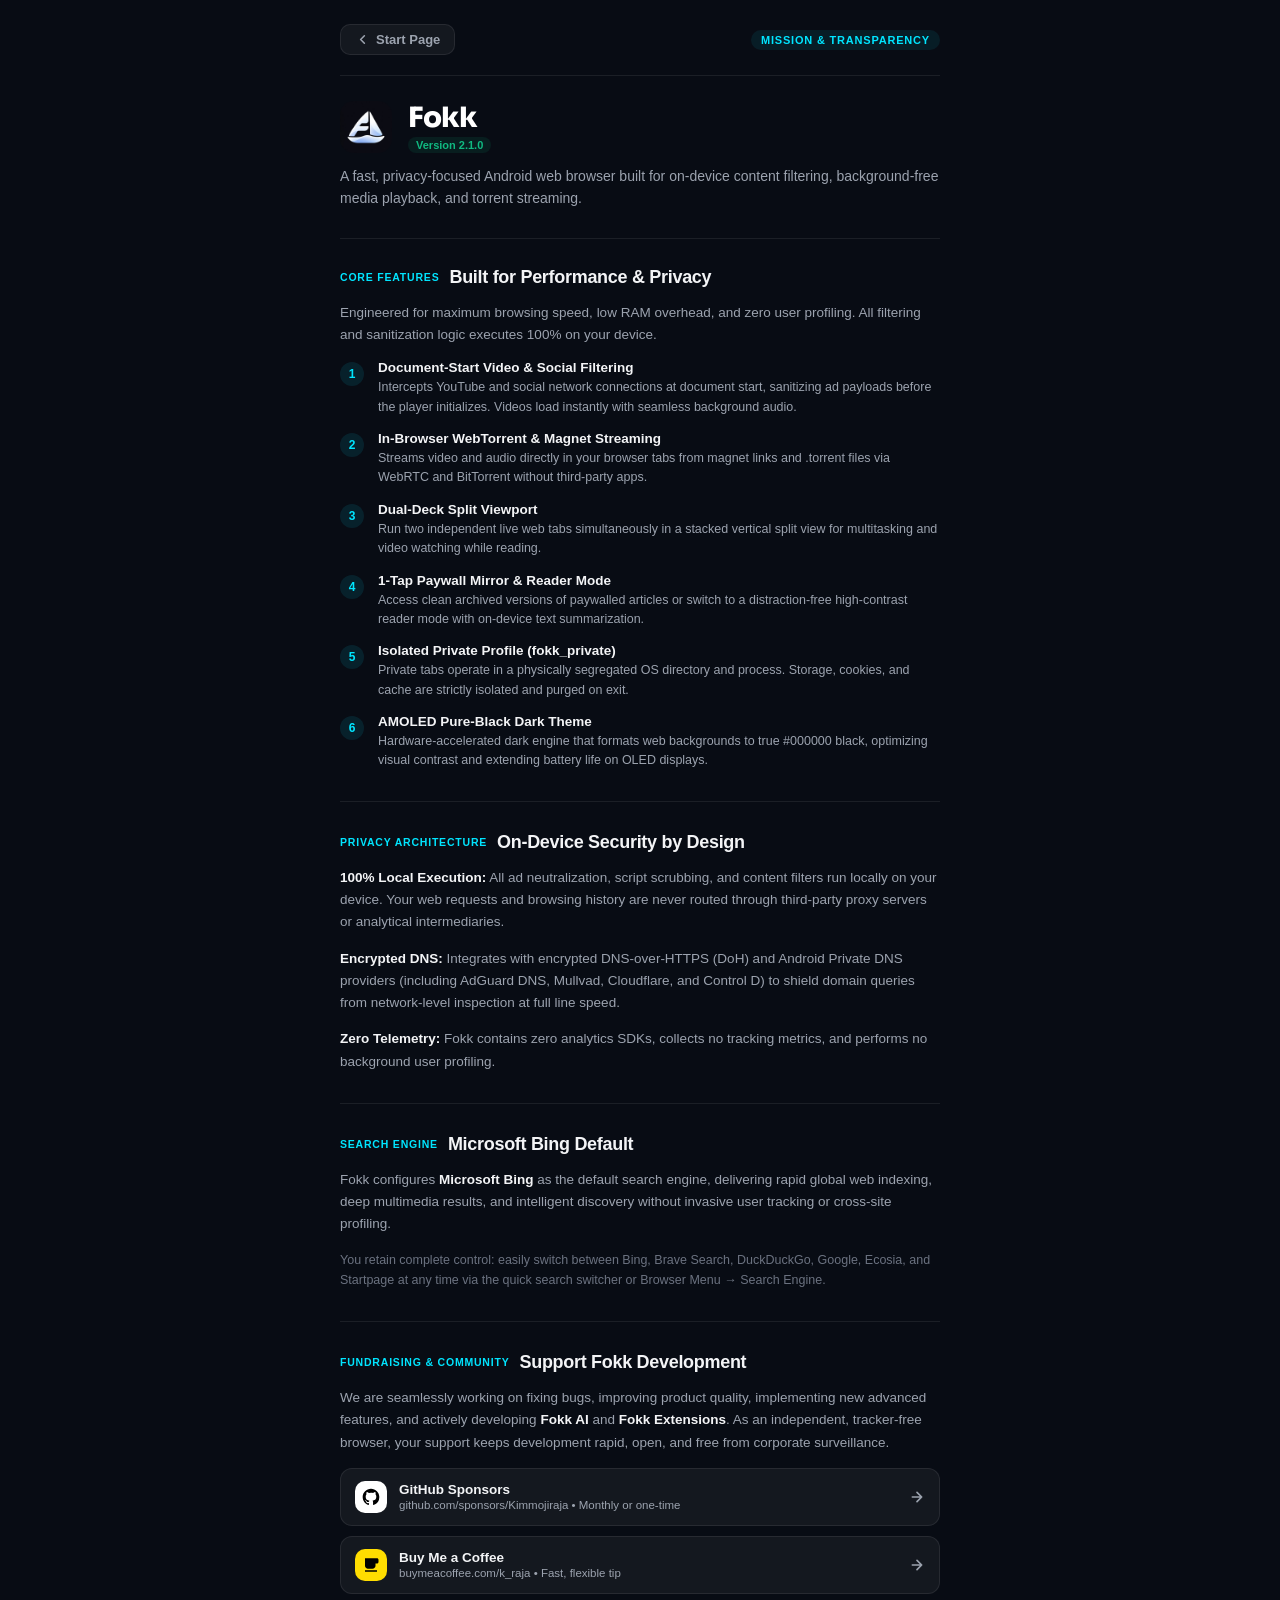
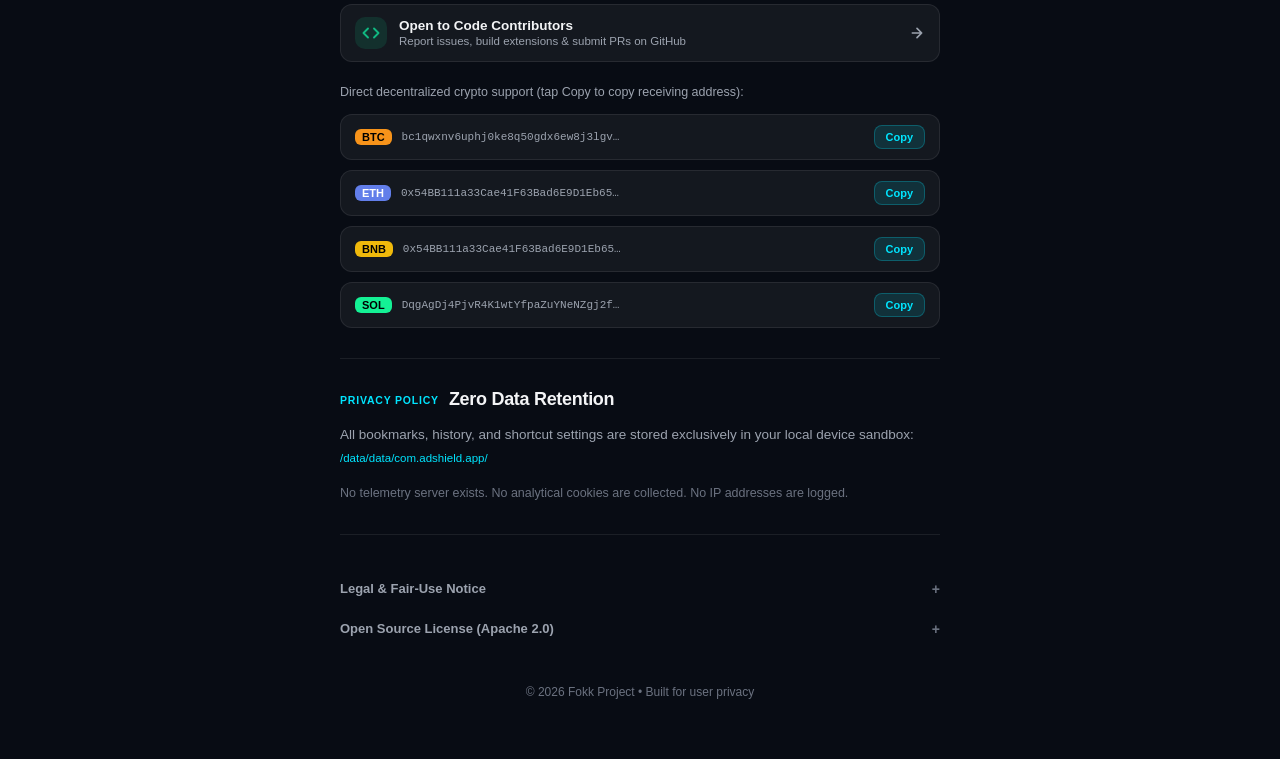
<file: app/src/main/assets/fokk_about.html>
<!DOCTYPE html>
<html lang="en">
<head>
    <meta charset="UTF-8">
    <meta name="viewport" content="width=device-width, initial-scale=1.0, maximum-scale=1.0, user-scalable=no">
    <title>About Fokk Browser</title>
    <style>
        :root {
            --bg-color: #080C14;
            --fokk-cyan: #00E5FF;
            --fokk-purple: #9D7BFC;
            --fokk-green: #10B981;
            --fokk-red: #EF4444;
            --text-primary: #F3F4F6;
            --text-secondary: #9CA3AF;
            --text-muted: #6B7280;
            --hairline: rgba(255, 255, 255, 0.08);
            --pill-bg: rgba(255, 255, 255, 0.05);
        }

        * {
            box-sizing: border-box;
            margin: 0;
            padding: 0;
            user-select: none;
            -webkit-tap-highlight-color: transparent;
            font-family: -apple-system, BlinkMacSystemFont, "Segoe UI", Roboto, Helvetica, Arial, sans-serif;
        }

        body {
            background-color: var(--bg-color);
            color: var(--text-primary);
            min-height: 100vh;
            padding: 24px 20px 60px 20px;
            display: flex;
            flex-direction: column;
            align-items: center;
        }

        .container {
            width: 100%;
            max-width: 600px;
            display: flex;
            flex-direction: column;
        }

        /* Top Navigation Header */
        .top-nav {
            display: flex;
            align-items: center;
            justify-content: space-between;
            width: 100%;
            padding-bottom: 20px;
            margin-bottom: 24px;
            border-bottom: 1px solid var(--hairline);
        }

        .btn-back {
            display: inline-flex;
            align-items: center;
            gap: 6px;
            background: var(--pill-bg);
            border: 1px solid var(--hairline);
            border-radius: 10px;
            padding: 7px 14px;
            color: var(--text-secondary);
            font-size: 13px;
            font-weight: 700;
            cursor: pointer;
            text-decoration: none;
            transition: all 0.15s ease;
        }

        .btn-back:active {
            background: rgba(255, 255, 255, 0.12);
            color: var(--text-primary);
        }

        .brand-badge {
            font-size: 11px;
            font-weight: 800;
            text-transform: uppercase;
            letter-spacing: 0.8px;
            color: var(--fokk-cyan);
            background: rgba(0, 229, 255, 0.08);
            padding: 4px 10px;
            border-radius: 12px;
        }

        /* Hero Identity - Unboxed */
        .hero-section {
            padding-bottom: 28px;
            margin-bottom: 28px;
            border-bottom: 1px solid var(--hairline);
        }

        .hero-header-row {
            display: flex;
            align-items: center;
            gap: 16px;
            margin-bottom: 12px;
        }

        .hero-logo-img {
            width: 52px;
            height: 52px;
            border-radius: 14px;
            object-fit: cover;
            background: #111;
        }

        @font-face {
            font-family: 'Sora';
            src: url('Sora-Bold.ttf') format('truetype');
            font-weight: 700 800;
            font-style: normal;
            font-display: swap;
        }

        .hero-title {
            font-family: 'Sora', -apple-system, BlinkMacSystemFont, 'Segoe UI', Roboto, sans-serif;
            font-size: 28px;
            font-weight: 800;
            letter-spacing: -0.04em;
            color: #FFFFFF;
        }

        .version-tag {
            display: inline-flex;
            align-items: center;
            gap: 5px;
            font-size: 11px;
            font-weight: 700;
            color: var(--fokk-green);
            background: rgba(16, 185, 129, 0.1);
            padding: 2px 8px;
            border-radius: 8px;
            margin-top: 2px;
        }

        .hero-tagline {
            font-size: 14px;
            line-height: 1.6;
            color: var(--text-secondary);
            margin-top: 6px;
        }

        /* Editorial Section - Unboxed */
        .editorial-section {
            padding-bottom: 30px;
            margin-bottom: 30px;
            border-bottom: 1px solid var(--hairline);
        }

        .section-header {
            display: flex;
            align-items: center;
            gap: 10px;
            margin-bottom: 14px;
        }

        .section-tag {
            font-size: 10.5px;
            font-weight: 800;
            text-transform: uppercase;
            letter-spacing: 0.8px;
            color: var(--fokk-cyan);
        }

        .section-title {
            font-size: 18px;
            font-weight: 700;
            color: var(--text-primary);
            letter-spacing: -0.3px;
        }

        .paragraph {
            font-size: 13.5px;
            line-height: 1.65;
            color: var(--text-secondary);
            margin-bottom: 14px;
        }

        .paragraph strong {
            color: var(--text-primary);
        }

        /* Power Features Grid */
        .feature-grid {
            display: flex;
            flex-direction: column;
            gap: 12px;
            margin-top: 14px;
        }

        .feature-card {
            background: var(--pill-bg);
            border: 1px solid var(--hairline);
            border-radius: 14px;
            padding: 14px 16px;
            display: flex;
            gap: 14px;
            align-items: flex-start;
        }

        .feature-icon-box {
            width: 32px;
            height: 32px;
            border-radius: 10px;
            background: rgba(0, 229, 255, 0.1);
            color: var(--fokk-cyan);
            display: flex;
            align-items: center;
            justify-content: center;
            flex-shrink: 0;
            margin-top: 2px;
        }

        .feature-title {
            font-size: 14px;
            font-weight: 700;
            color: var(--text-primary);
            margin-bottom: 4px;
            letter-spacing: -0.2px;
        }

        .feature-desc {
            font-size: 12.5px;
            line-height: 1.55;
            color: var(--text-secondary);
        }

        /* 4-Layer Defense - Unboxed Rows */
        .defense-steps {
            display: flex;
            flex-direction: column;
            gap: 14px;
            margin-top: 10px;
        }

        .defense-step-row {
            display: flex;
            gap: 14px;
        }

        .step-num {
            width: 24px;
            height: 24px;
            border-radius: 50%;
            background: rgba(0, 229, 255, 0.1);
            color: var(--fokk-cyan);
            font-size: 12px;
            font-weight: 800;
            display: flex;
            align-items: center;
            justify-content: center;
            flex-shrink: 0;
            margin-top: 2px;
        }

        .step-body {
            flex: 1;
        }

        .step-title {
            font-size: 13.5px;
            font-weight: 700;
            color: var(--text-primary);
            margin-bottom: 3px;
        }

        .step-desc {
            font-size: 12.5px;
            line-height: 1.55;
            color: var(--text-secondary);
        }

        /* Crypto Support - Unboxed Minimal Pills */
        .crypto-grid {
            display: flex;
            flex-direction: column;
            gap: 10px;
            margin-top: 12px;
        }

        .crypto-item {
            display: flex;
            align-items: center;
            justify-content: space-between;
            background: var(--pill-bg);
            border: 1px solid var(--hairline);
            border-radius: 12px;
            padding: 10px 14px;
        }

        .crypto-left {
            display: flex;
            align-items: center;
            gap: 10px;
            overflow: hidden;
        }

        .crypto-badge {
            font-size: 11px;
            font-weight: 800;
            padding: 2px 7px;
            border-radius: 6px;
            background: rgba(255, 255, 255, 0.08);
            color: #FFF;
        }

        .crypto-addr {
            font-family: monospace;
            font-size: 11px;
            color: var(--text-secondary);
            overflow: hidden;
            text-overflow: ellipsis;
            white-space: nowrap;
            max-width: 220px;
        }

        .btn-copy {
            background: rgba(0, 229, 255, 0.12);
            border: 1px solid rgba(0, 229, 255, 0.25);
            color: var(--fokk-cyan);
            font-size: 11px;
            font-weight: 700;
            padding: 5px 11px;
            border-radius: 8px;
            cursor: pointer;
            transition: all 0.15s ease;
            flex-shrink: 0;
        }

        .btn-copy:active {
            background: var(--fokk-cyan);
            color: #000;
        }

        /* Community & Fundraising Cards */
        .sponsor-grid {
            display: flex;
            flex-direction: column;
            gap: 10px;
            margin: 14px 0 20px 0;
        }

        .sponsor-card {
            display: flex;
            align-items: center;
            justify-content: space-between;
            background: var(--pill-bg);
            border: 1px solid var(--hairline);
            border-radius: 12px;
            padding: 12px 14px;
            text-decoration: none;
            color: var(--text-primary);
            transition: all 0.15s ease;
        }

        .sponsor-card:active {
            background: rgba(255, 255, 255, 0.1);
        }

        .sponsor-info {
            display: flex;
            align-items: center;
            gap: 12px;
        }

        .sponsor-icon-disc {
            width: 32px;
            height: 32px;
            border-radius: 10px;
            background: rgba(255, 255, 255, 0.08);
            display: flex;
            align-items: center;
            justify-content: center;
            flex-shrink: 0;
        }

        .sponsor-title {
            font-size: 13.5px;
            font-weight: 700;
            color: var(--text-primary);
        }

        .sponsor-sub {
            font-size: 11.5px;
            color: var(--text-secondary);
            margin-top: 2px;
        }

        /* Disclaimer & Open Source Accordions */
        .details-block {
            margin-top: 8px;
            cursor: pointer;
        }

        .details-summary {
            font-size: 13px;
            font-weight: 700;
            color: var(--text-secondary);
            padding: 8px 0;
            list-style: none;
            display: flex;
            align-items: center;
            justify-content: space-between;
        }

        .details-summary::after {
            content: "+";
            font-size: 14px;
            color: var(--text-muted);
        }

        details[open] .details-summary::after {
            content: "−";
        }

        .details-content {
            font-size: 12px;
            line-height: 1.6;
            color: var(--text-muted);
            padding-top: 6px;
        }

        /* Footer */
        .footer-note {
            text-align: center;
            font-size: 12px;
            color: var(--text-muted);
            margin-top: 10px;
        }
    </style>
</head>
<body>
    <div class="container">
        <!-- Navigation Header -->
        <div class="top-nav">
            <a href="file:///android_asset/fokk_start.html" onclick="if(window.history.length > 1){window.history.back(); return false;}" class="btn-back">
                <svg width="15" height="15" viewBox="0 0 24 24" fill="none" stroke="currentColor" stroke-width="2.5" stroke-linecap="round" stroke-linejoin="round"><path d="m15 18-6-6 6-6"/></svg>
                <span>Start Page</span>
            </a>
            <span class="brand-badge">Mission &amp; Transparency</span>
        </div>

        <!-- 1. Hero Identity -->
        <div class="hero-section">
            <div class="hero-header-row">
                <img src="fokk_logo.png" alt="Fokk Logo" class="hero-logo-img" onerror="this.src='ic_fokk_logo.png'">
                <div>
                    <h1 class="hero-title">Fokk</h1>
                    <div class="version-tag">Version 2.1.0</div>
                </div>
            </div>
            <p class="hero-tagline">
                A fast, privacy-focused Android web browser built for on-device content filtering, background-free media playback, and torrent streaming.
            </p>
        </div>

        <!-- 2. Core Capabilities -->
        <div class="editorial-section">
            <div class="section-header">
                <span class="section-tag">Core Features</span>
                <h2 class="section-title">Built for Performance &amp; Privacy</h2>
            </div>
            <p class="paragraph">
                Engineered for maximum browsing speed, low RAM overhead, and zero user profiling. All filtering and sanitization logic executes 100% on your device.
            </p>
            <div class="defense-steps">
                <div class="defense-step-row">
                    <div class="step-num">1</div>
                    <div class="step-body">
                        <div class="step-title">Document-Start Video &amp; Social Filtering</div>
                        <div class="step-desc">Intercepts YouTube and social network connections at document start, sanitizing ad payloads before the player initializes. Videos load instantly with seamless background audio.</div>
                    </div>
                </div>
                <div class="defense-step-row">
                    <div class="step-num">2</div>
                    <div class="step-body">
                        <div class="step-title">In-Browser WebTorrent &amp; Magnet Streaming</div>
                        <div class="step-desc">Streams video and audio directly in your browser tabs from magnet links and .torrent files via WebRTC and BitTorrent without third-party apps.</div>
                    </div>
                </div>
                <div class="defense-step-row">
                    <div class="step-num">3</div>
                    <div class="step-body">
                        <div class="step-title">Dual-Deck Split Viewport</div>
                        <div class="step-desc">Run two independent live web tabs simultaneously in a stacked vertical split view for multitasking and video watching while reading.</div>
                    </div>
                </div>
                <div class="defense-step-row">
                    <div class="step-num">4</div>
                    <div class="step-body">
                        <div class="step-title">1-Tap Paywall Mirror &amp; Reader Mode</div>
                        <div class="step-desc">Access clean archived versions of paywalled articles or switch to a distraction-free high-contrast reader mode with on-device text summarization.</div>
                    </div>
                </div>
                <div class="defense-step-row">
                    <div class="step-num">5</div>
                    <div class="step-body">
                        <div class="step-title">Isolated Private Profile (fokk_private)</div>
                        <div class="step-desc">Private tabs operate in a physically segregated OS directory and process. Storage, cookies, and cache are strictly isolated and purged on exit.</div>
                    </div>
                </div>
                <div class="defense-step-row">
                    <div class="step-num">6</div>
                    <div class="step-body">
                        <div class="step-title">AMOLED Pure-Black Dark Theme</div>
                        <div class="step-desc">Hardware-accelerated dark engine that formats web backgrounds to true #000000 black, optimizing visual contrast and extending battery life on OLED displays.</div>
                    </div>
                </div>
            </div>
        </div>

        <!-- 3. Local Privacy Architecture -->
        <div class="editorial-section">
            <div class="section-header">
                <span class="section-tag">Privacy Architecture</span>
                <h2 class="section-title">On-Device Security by Design</h2>
            </div>
            <p class="paragraph">
                <strong>100% Local Execution:</strong> All ad neutralization, script scrubbing, and content filters run locally on your device. Your web requests and browsing history are never routed through third-party proxy servers or analytical intermediaries.
            </p>
            <p class="paragraph">
                <strong>Encrypted DNS:</strong> Integrates with encrypted DNS-over-HTTPS (DoH) and Android Private DNS providers (including AdGuard DNS, Mullvad, Cloudflare, and Control D) to shield domain queries from network-level inspection at full line speed.
            </p>
            <p class="paragraph" style="margin-bottom: 0;">
                <strong>Zero Telemetry:</strong> Fokk contains zero analytics SDKs, collects no tracking metrics, and performs no background user profiling.
            </p>
        </div>

        <!-- 4. Default Search Engine -->
        <div class="editorial-section">
            <div class="section-header">
                <span class="section-tag">Search Engine</span>
                <h2 class="section-title">Microsoft Bing Default</h2>
            </div>
            <p class="paragraph">
                Fokk configures <strong>Microsoft Bing</strong> as the default search engine, delivering rapid global web indexing, deep multimedia results, and intelligent discovery without invasive user tracking or cross-site profiling.
            </p>
            <p class="paragraph" style="font-size: 12.5px; color: var(--text-muted); margin-bottom: 0;">
                You retain complete control: easily switch between Bing, Brave Search, DuckDuckGo, Google, Ecosia, and Startpage at any time via the quick search switcher or Browser Menu &rarr; Search Engine.
            </p>
        </div>

        <!-- 5. Community Backing & Crypto Tip Jar -->
        <div class="editorial-section" id="fundraising">
            <div class="section-header">
                <span class="section-tag">Fundraising &amp; Community</span>
                <h2 class="section-title">Support Fokk Development</h2>
            </div>
            <p class="paragraph">
                We are seamlessly working on fixing bugs, improving product quality, implementing new advanced features, and actively developing <strong>Fokk AI</strong> and <strong>Fokk Extensions</strong>. As an independent, tracker-free browser, your support keeps development rapid, open, and free from corporate surveillance.
            </p>

            <!-- Direct Support & Contribution Cards -->
            <div class="sponsor-grid">
                <a href="https://github.com/sponsors/Kimmojiraja" class="sponsor-card">
                    <div class="sponsor-info">
                        <div class="sponsor-icon-disc" style="background:#FFF;">
                            <svg width="20" height="20" viewBox="0 0 24 24" fill="#000"><path d="M12 2C6.477 2 2 6.484 2 12.017c0 4.425 2.865 8.18 6.839 9.504.5.092.682-.217.682-.483 0-.237-.008-.868-.013-1.703-2.782.605-3.369-1.343-3.369-1.343-.454-1.158-1.11-1.466-1.11-1.466-.908-.62.069-.608.069-.608 1.003.07 1.53 1.032 1.53 1.032.892 1.53 2.341 1.088 2.91.832.092-.647.35-1.088.636-1.338-2.22-.253-4.555-1.113-4.555-4.951 0-1.093.39-1.988 1.029-2.688-.103-.253-.446-1.272.098-2.65 0 0 .84-.27 2.75 1.026A9.564 9.564 0 0112 6.844c.85.004 1.705.115 2.504.337 1.909-1.296 2.747-1.027 2.747-1.027.546 1.379.202 2.398.1 2.651.64.7 1.028 1.595 1.028 2.688 0 3.848-2.339 4.695-4.566 4.943.359.309.678.92.678 1.855 0 1.338-.012 2.419-.012 2.747 0 .268.18.58.688.482A10.019 10.019 0 0022 12.017C22 6.484 17.522 2 12 2z"/></svg>
                        </div>
                        <div>
                            <div class="sponsor-title">GitHub Sponsors</div>
                            <div class="sponsor-sub">github.com/sponsors/Kimmojiraja &bull; Monthly or one-time</div>
                        </div>
                    </div>
                    <svg width="16" height="16" viewBox="0 0 24 24" fill="none" stroke="currentColor" stroke-width="2.5" stroke-linecap="round" stroke-linejoin="round" style="color:var(--text-secondary)"><path d="M5 12h14M12 5l7 7-7 7"/></svg>
                </a>

                <a href="https://www.buymeacoffee.com/k_raja" class="sponsor-card">
                    <div class="sponsor-info">
                        <div class="sponsor-icon-disc" style="background:#FFDD00;">
                            <svg width="18" height="18" viewBox="0 0 24 24" fill="#000"><path d="M20 3H4v10c0 2.21 1.79 4 4 4h6c2.21 0 4-1.79 4-4v-3h2c1.1 0 2-.9 2-2V5c0-1.1-.9-2-2-2zm-2 5h2V5h-2v3zM4 19h16v2H4v-2z"/></svg>
                        </div>
                        <div>
                            <div class="sponsor-title">Buy Me a Coffee</div>
                            <div class="sponsor-sub">buymeacoffee.com/k_raja &bull; Fast, flexible tip</div>
                        </div>
                    </div>
                    <svg width="16" height="16" viewBox="0 0 24 24" fill="none" stroke="currentColor" stroke-width="2.5" stroke-linecap="round" stroke-linejoin="round" style="color:var(--text-secondary)"><path d="M5 12h14M12 5l7 7-7 7"/></svg>
                </a>

                <a href="https://github.com/Kimmojiraja/fokk-project" class="sponsor-card">
                    <div class="sponsor-info">
                        <div class="sponsor-icon-disc" style="background:rgba(16, 185, 129, 0.15); color:var(--fokk-green);">
                            <svg width="18" height="18" viewBox="0 0 24 24" fill="none" stroke="currentColor" stroke-width="2.5" stroke-linecap="round" stroke-linejoin="round"><path d="m16 18 6-6-6-6"/><path d="m8 6-6 6 6 6"/></svg>
                        </div>
                        <div>
                            <div class="sponsor-title">Open to Code Contributors</div>
                            <div class="sponsor-sub">Report issues, build extensions &amp; submit PRs on GitHub</div>
                        </div>
                    </div>
                    <svg width="16" height="16" viewBox="0 0 24 24" fill="none" stroke="currentColor" stroke-width="2.5" stroke-linecap="round" stroke-linejoin="round" style="color:var(--text-secondary)"><path d="M5 12h14M12 5l7 7-7 7"/></svg>
                </a>
            </div>

            <!-- Cryptocurrency Tip Jar -->
            <p class="paragraph" style="font-size:12.5px; color:var(--text-secondary); margin-bottom:10px;">
                Direct decentralized crypto support (tap Copy to copy receiving address):
            </p>
            <div class="crypto-grid">
                <div class="crypto-item">
                    <div class="crypto-left">
                        <span class="crypto-badge" style="background:#F7931A; color:#000;">BTC</span>
                        <span class="crypto-addr" id="btcAddr">bc1qwxnv6uphj0ke8q50gdx6ew8j3lgvwhk6k2kaet</span>
                    </div>
                    <button class="btn-copy" onclick="copyAddress('btcAddr', this)">Copy</button>
                </div>
                <div class="crypto-item">
                    <div class="crypto-left">
                        <span class="crypto-badge" style="background:#627EEA;">ETH</span>
                        <span class="crypto-addr" id="ethAddr">0x54BB111a33Cae41F63Bad6E9D1Eb65341f561525</span>
                    </div>
                    <button class="btn-copy" onclick="copyAddress('ethAddr', this)">Copy</button>
                </div>
                <div class="crypto-item">
                    <div class="crypto-left">
                        <span class="crypto-badge" style="background:#F0B90B; color:#000;">BNB</span>
                        <span class="crypto-addr" id="bnbAddr">0x54BB111a33Cae41F63Bad6E9D1Eb65341f561525</span>
                    </div>
                    <button class="btn-copy" onclick="copyAddress('bnbAddr', this)">Copy</button>
                </div>
                <div class="crypto-item">
                    <div class="crypto-left">
                        <span class="crypto-badge" style="background:#14F195; color:#000;">SOL</span>
                        <span class="crypto-addr" id="solAddr">DqgAgDj4PjvR4K1wtYfpaZuYNeNZgj2fQoKnXApWKuTj</span>
                    </div>
                    <button class="btn-copy" onclick="copyAddress('solAddr', this)">Copy</button>
                </div>
            </div>
        </div>

        <!-- 6. Privacy & Sandboxing Guarantee -->
        <div class="editorial-section">
            <div class="section-header">
                <span class="section-tag">Privacy Policy</span>
                <h2 class="section-title">Zero Data Retention</h2>
            </div>
            <p class="paragraph">
                All bookmarks, history, and shortcut settings are stored exclusively in your local device sandbox:
                <br><code style="color:var(--fokk-cyan); font-size:11.5px;">/data/data/com.adshield.app/</code>
            </p>
            <p class="paragraph" style="font-size: 12.5px; color: var(--text-muted); margin-bottom: 0;">
                No telemetry server exists. No analytical cookies are collected. No IP addresses are logged.
            </p>
        </div>

        <!-- 7. Disclaimers & Licenses (Collapsible) -->
        <div class="editorial-section" style="border-bottom: none; padding-bottom: 0;">
            <details class="details-block">
                <summary class="details-summary">Legal &amp; Fair-Use Notice</summary>
                <div class="details-content">
                    Fokk operates strictly on the client side. Web filtering, cookie suppression, and ad neutralization are applied locally on content delivered to your device under standard user autonomy principles. All third-party trademarks and logos belong to their respective owners.
                </div>
            </details>
            <details class="details-block">
                <summary class="details-summary">Open Source License (Apache 2.0)</summary>
                <div class="details-content">
                    Fokk Browser Project is open-source software licensed under the <strong>Apache License, Version 2.0</strong>. You may obtain a copy of the License at <code style="color:var(--fokk-cyan)">http://www.apache.org/licenses/LICENSE-2.0</code>.
                </div>
            </details>
        </div>

        <div class="footer-note">
            &copy; 2026 Fokk Project &bull; Built for user privacy
        </div>
    </div>

    <script>
        function copyAddress(id, btn) {
            const el = document.getElementById(id);
            if (!el) return;
            const text = el.innerText.trim();
            if (navigator.clipboard && navigator.clipboard.writeText) {
                navigator.clipboard.writeText(text).then(() => {
                    const orig = btn.innerText;
                    btn.innerText = "Copied!";
                    btn.style.background = "var(--fokk-green)";
                    btn.style.color = "#000";
                    setTimeout(() => {
                        btn.innerText = orig;
                        btn.style.background = "";
                        btn.style.color = "";
                    }, 1800);
                }).catch(() => fallbackCopy(text, btn));
            } else {
                fallbackCopy(text, btn);
            }
        }

        function fallbackCopy(text, btn) {
            const ta = document.createElement('textarea');
            ta.value = text;
            ta.style.position = 'fixed';
            ta.style.opacity = '0';
            document.body.appendChild(ta);
            ta.select();
            document.execCommand('copy');
            document.body.removeChild(ta);
            const orig = btn.innerText;
            btn.innerText = "Copied!";
            btn.style.background = "var(--fokk-green)";
            btn.style.color = "#000";
            setTimeout(() => {
                btn.innerText = orig;
                btn.style.background = "";
                btn.style.color = "";
            }, 1800);
        }
    </script>
</body>
</html>
</file>
